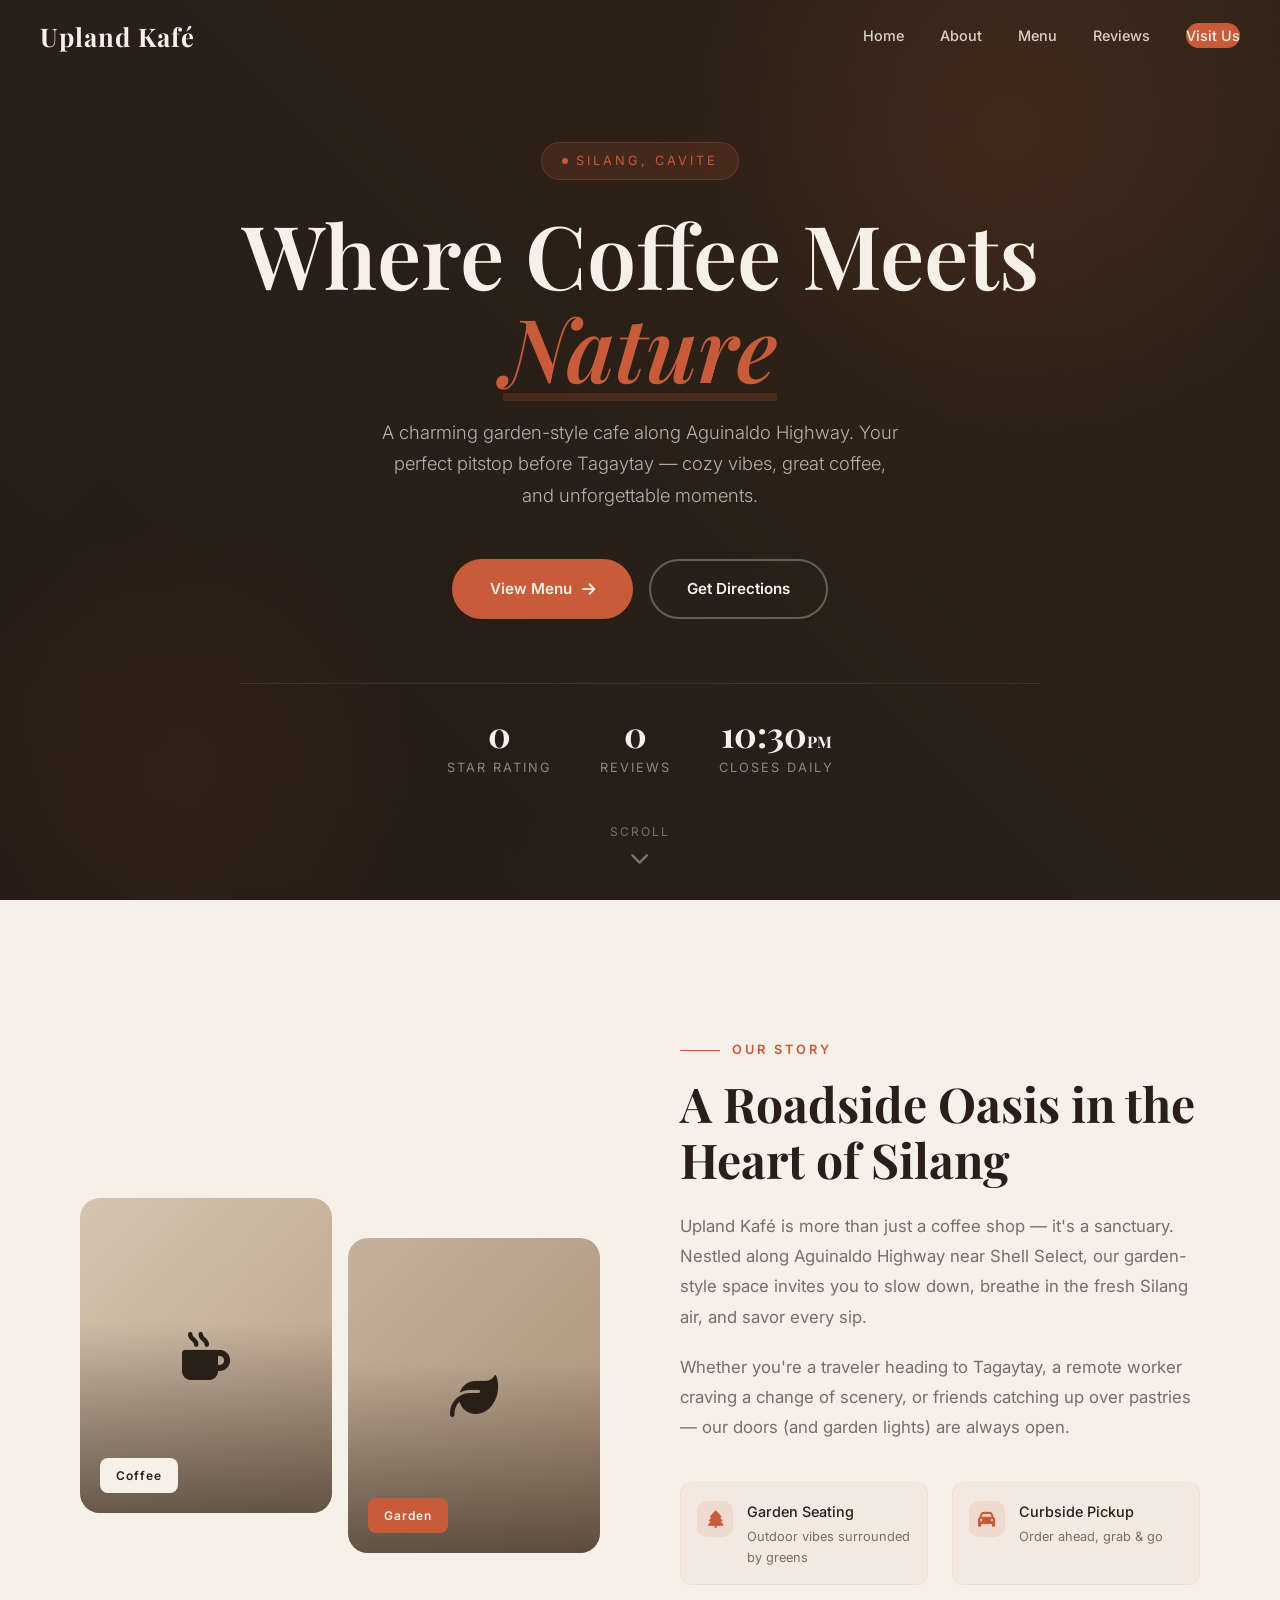
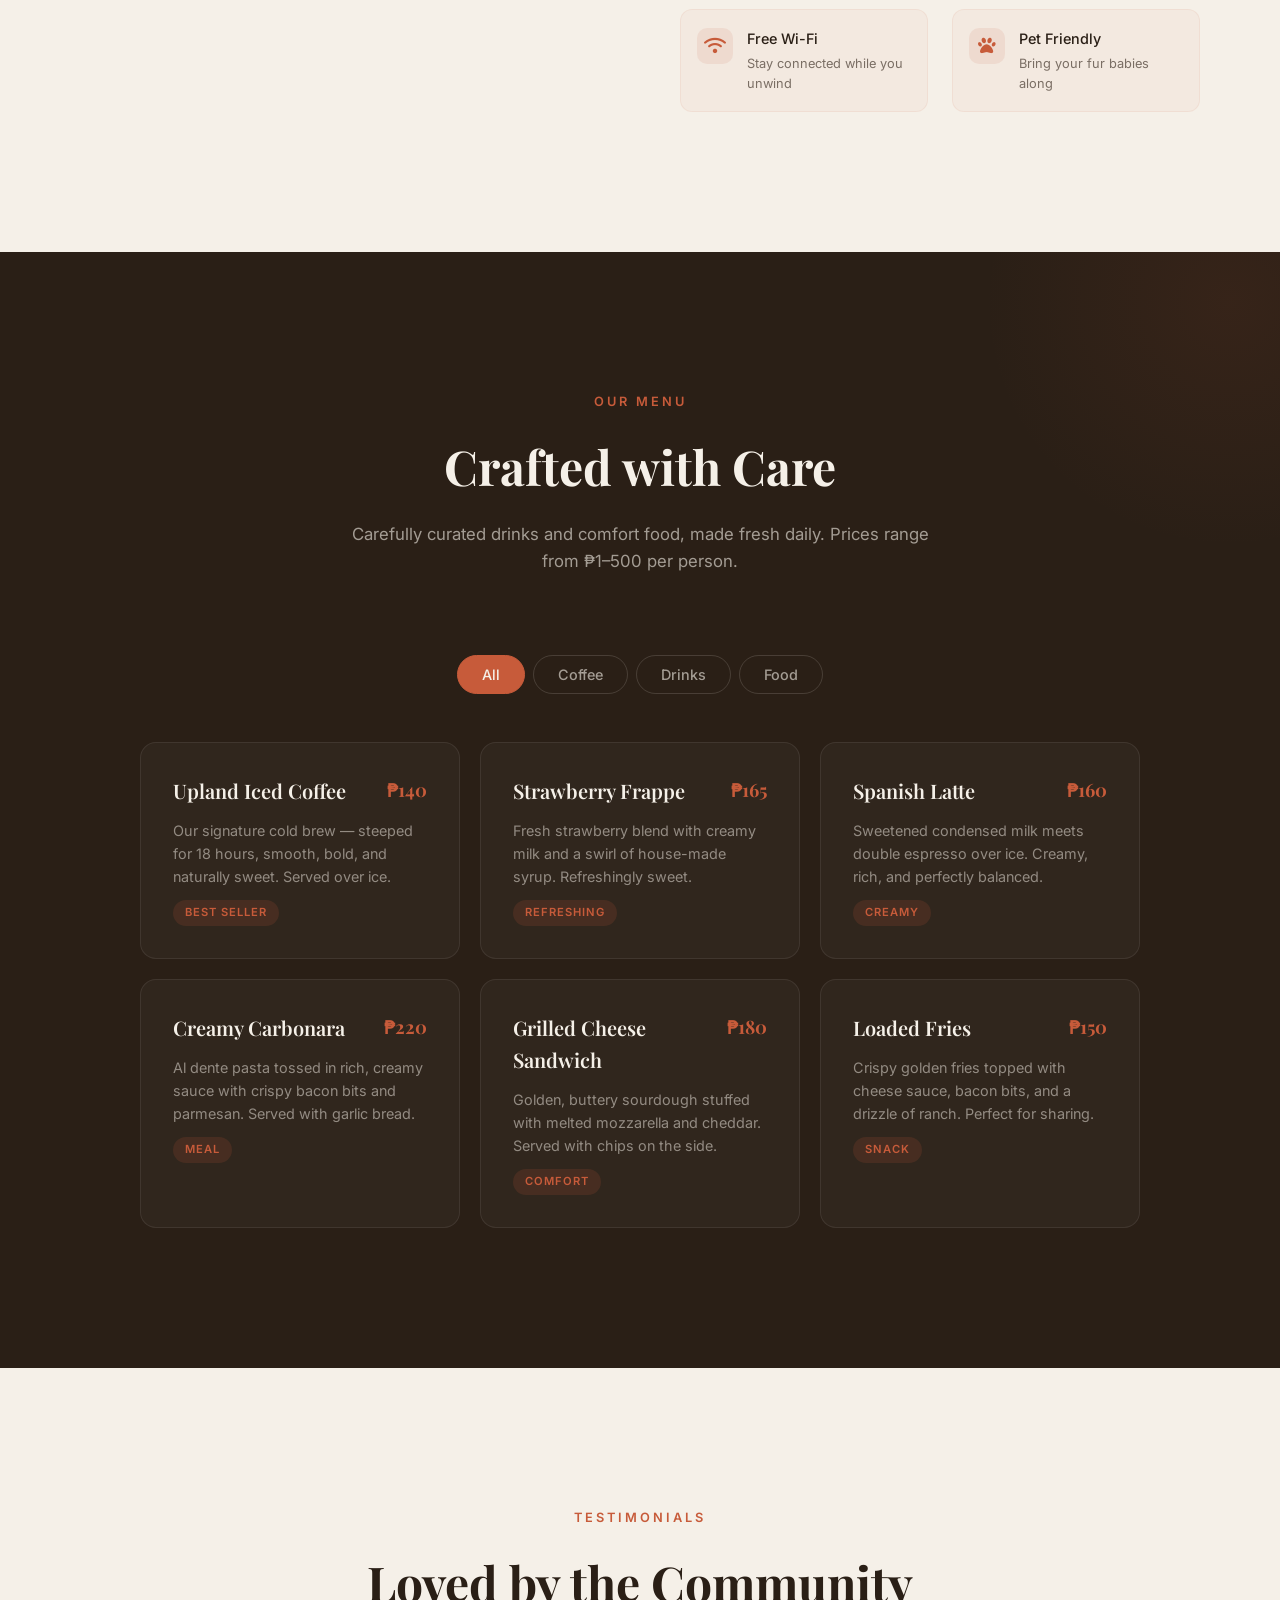
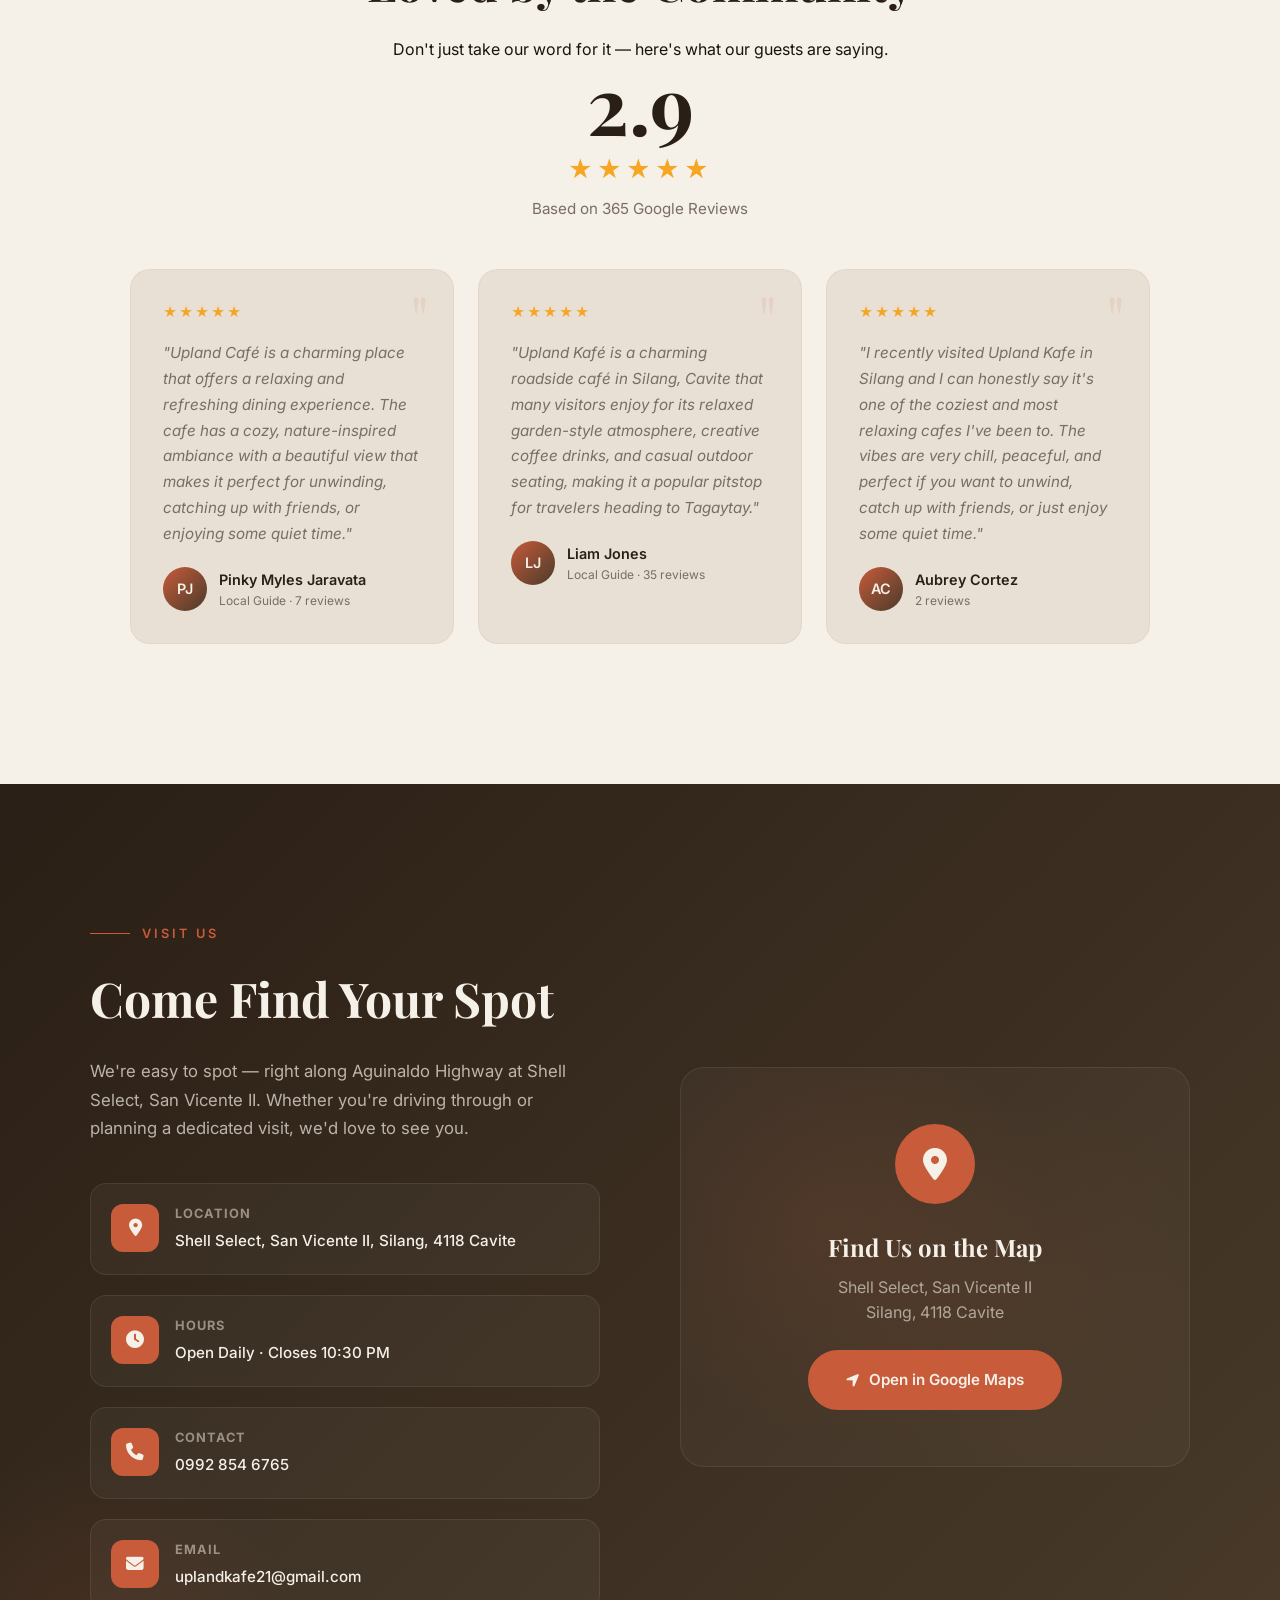
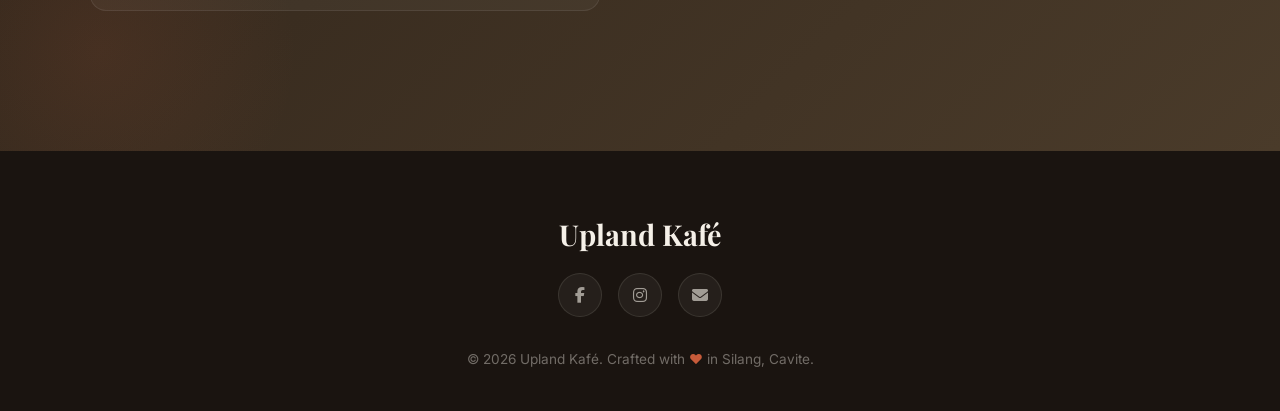
<file: silang-brew/index.html>
<!DOCTYPE html>
<html lang="en">
<head>
    <meta charset="UTF-8">
    <meta name="viewport" content="width=device-width, initial-scale=1.0">
    <title>Upland Kafé | Garden Cafe — Silang, Cavite</title>
    <meta name="description" content="Upland Kafé — A charming garden-style cafe in Silang, Cavite. Perfect pitstop to Tagaytay. Open daily until 10:30 PM.">
    <link rel="preconnect" href="https://fonts.googleapis.com">
    <link rel="preconnect" href="https://fonts.gstatic.com" crossorigin>
    <link href="https://fonts.googleapis.com/css2?family=Playfair+Display:ital,wght@0,400;0,600;0,700;1,400&family=Inter:wght@300;400;500;600&display=swap" rel="stylesheet">
    <link rel="stylesheet" href="https://cdnjs.cloudflare.com/ajax/libs/font-awesome/6.5.1/css/all.min.css">
    <style>
        :root {
            --cream: #f5f0e8;
            --cream-dark: #e8e0d4;
            --coffee: #2a1f16;
            --coffee-light: #4a3b2a;
            --accent: #c75b3a;
            --accent-glow: rgba(199, 91, 58, 0.15);
            --text: #1a1410;
            --text-muted: #7a6e64;
            --glass: rgba(245, 240, 232, 0.85);
            --shadow: 0 25px 50px -12px rgba(0,0,0,0.15);
            --shadow-sm: 0 4px 6px -1px rgba(0,0,0,0.05);
        }

        * { margin: 0; padding: 0; box-sizing: border-box; }

        html {
            scroll-behavior: smooth;
            scroll-padding-top: 80px;
        }

        body {
            font-family: 'Inter', sans-serif;
            background: var(--cream);
            color: var(--text);
            line-height: 1.6;
            overflow-x: hidden;
            -webkit-font-smoothing: antialiased;
        }

        h1, h2, h3, h4 { font-family: 'Playfair Display', serif; }

        /* ===== PRELOADER ===== */
        #preloader {
            position: fixed;
            inset: 0;
            background: var(--coffee);
            z-index: 9999;
            display: flex;
            align-items: center;
            justify-content: center;
            flex-direction: column;
            gap: 24px;
            transition: opacity 0.8s ease, visibility 0.8s ease;
        }
        #preloader.hidden { opacity: 0; visibility: hidden; pointer-events: none; }
        .preloader-text {
            font-family: 'Playfair Display', serif;
            font-size: 2rem;
            color: var(--cream);
            letter-spacing: 4px;
            animation: preloaderPulse 1.5s ease-in-out infinite;
        }
        .preloader-bar {
            width: 120px;
            height: 2px;
            background: rgba(245,240,232,0.2);
            border-radius: 2px;
            overflow: hidden;
        }
        .preloader-bar::after {
            content: '';
            display: block;
            width: 0%;
            height: 100%;
            background: var(--accent);
            animation: preloaderFill 1.2s ease-out forwards;
        }
        @keyframes preloaderPulse {
            0%, 100% { opacity: 1; }
            50% { opacity: 0.5; }
        }
        @keyframes preloaderFill {
            to { width: 100%; }
        }

        /* ===== CUSTOM SCROLLBAR ===== */
        ::-webkit-scrollbar { width: 8px; }
        ::-webkit-scrollbar-track { background: var(--cream-dark); }
        ::-webkit-scrollbar-thumb { background: var(--coffee-light); border-radius: 4px; }
        ::-webkit-scrollbar-thumb:hover { background: var(--coffee); }

        /* ===== NAVIGATION ===== */
        nav {
            position: fixed;
            top: 0; left: 0; right: 0;
            z-index: 100;
            padding: 0 40px;
            height: 72px;
            display: flex;
            justify-content: space-between;
            align-items: center;
            transition: all 0.4s cubic-bezier(0.4, 0, 0.2, 1);
        }
        nav.scrolled {
            background: var(--glass);
            backdrop-filter: blur(20px) saturate(180%);
            -webkit-backdrop-filter: blur(20px) saturate(180%);
            box-shadow: var(--shadow-sm);
            height: 64px;
        }
        .logo {
            font-family: 'Playfair Display', serif;
            font-size: 1.6rem;
            font-weight: 700;
            color: var(--cream);
            text-decoration: none;
            letter-spacing: 1px;
            transition: color 0.3s;
        }
        nav.scrolled .logo { color: var(--coffee); }
        .nav-links {
            display: flex;
            gap: 36px;
            list-style: none;
            align-items: center;
        }
        .nav-links a {
            text-decoration: none;
            color: rgba(245,240,232,0.85);
            font-size: 0.9rem;
            font-weight: 500;
            transition: all 0.3s;
            position: relative;
            padding: 4px 0;
        }
        nav.scrolled .nav-links a { color: var(--text); }
        .nav-links a::after {
            content: '';
            position: absolute;
            bottom: 0; left: 50%;
            width: 0; height: 2px;
            background: var(--accent);
            transition: all 0.3s cubic-bezier(0.4, 0, 0.2, 1);
            transform: translateX(-50%);
        }
        .nav-links a:hover::after { width: 100%; }
        .nav-links a:hover { color: var(--accent); }
        nav.scrolled .nav-links a:hover { color: var(--accent); }

        .nav-cta {
            padding: 10px 24px;
            background: var(--accent);
            color: var(--cream) !important;
            border-radius: 50px;
            font-weight: 600;
            font-size: 0.85rem;
            transition: all 0.3s;
        }
        .nav-cta::after { display: none !important; }
        .nav-cta:hover {
            background: var(--coffee);
            transform: translateY(-2px);
            box-shadow: 0 8px 20px rgba(199,91,58,0.3);
        }

        .hamburger {
            display: none;
            flex-direction: column;
            gap: 5px;
            cursor: pointer;
            z-index: 101;
            padding: 8px;
        }
        .hamburger span {
            display: block;
            width: 24px;
            height: 2px;
            background: var(--cream);
            transition: all 0.3s;
            border-radius: 2px;
        }
        nav.scrolled .hamburger span { background: var(--coffee); }
        .hamburger.active span:nth-child(1) { transform: rotate(45deg) translate(5px, 5px); }
        .hamburger.active span:nth-child(2) { opacity: 0; }
        .hamburger.active span:nth-child(3) { transform: rotate(-45deg) translate(5px, -5px); }

        /* ===== HERO ===== */
        .hero {
            min-height: 100vh;
            display: flex;
            align-items: center;
            justify-content: center;
            text-align: center;
            padding: 120px 20px 100px;
            background: 
                linear-gradient(135deg, rgba(42,31,22,0.85) 0%, rgba(42,31,22,0.6) 50%, rgba(42,31,22,0.85) 100%),
                linear-gradient(45deg, #1a1410 0%, #2a1f16 50%, #3d2b1f 100%);
            position: relative;
            overflow: hidden;
        }
        .hero::before {
            content: '';
            position: absolute;
            top: -30%; right: -10%;
            width: 800px; height: 800px;
            background: radial-gradient(circle, rgba(199,91,58,0.12) 0%, transparent 60%);
            border-radius: 50%;
            animation: heroGlow 8s ease-in-out infinite alternate;
        }
        .hero::after {
            content: '';
            position: absolute;
            bottom: -20%; left: -10%;
            width: 600px; height: 600px;
            background: radial-gradient(circle, rgba(199,91,58,0.08) 0%, transparent 60%);
            border-radius: 50%;
            animation: heroGlow 10s ease-in-out infinite alternate-reverse;
        }
        @keyframes heroGlow {
            from { transform: scale(1) translate(0, 0); }
            to { transform: scale(1.1) translate(-30px, 20px); }
        }

        .hero-content {
            position: relative;
            z-index: 1;
            max-width: 800px;
            opacity: 0;
            transform: translateY(40px);
            animation: heroReveal 1.2s cubic-bezier(0.4, 0, 0.2, 1) 0.5s forwards;
        }
        @keyframes heroReveal {
            to { opacity: 1; transform: translateY(0); }
        }

        .hero-badge {
            display: inline-flex;
            align-items: center;
            gap: 8px;
            padding: 8px 20px;
            background: rgba(199,91,58,0.15);
            border: 1px solid rgba(199,91,58,0.3);
            border-radius: 50px;
            font-size: 0.8rem;
            text-transform: uppercase;
            letter-spacing: 3px;
            color: var(--accent);
            margin-bottom: 28px;
            backdrop-filter: blur(10px);
        }
        .hero-badge .dot {
            width: 6px; height: 6px;
            background: var(--accent);
            border-radius: 50%;
            animation: pulse 2s infinite;
        }
        @keyframes pulse {
            0%, 100% { opacity: 1; transform: scale(1); }
            50% { opacity: 0.5; transform: scale(0.8); }
        }

        .hero h1 {
            font-size: clamp(2.8rem, 7vw, 5.5rem);
            line-height: 1.05;
            margin-bottom: 24px;
            color: var(--cream);
            font-weight: 600;
        }
        .hero h1 em {
            font-style: italic;
            color: var(--accent);
            position: relative;
        }
        .hero h1 em::after {
            content: '';
            position: absolute;
            bottom: 4px; left: 0; right: 0;
            height: 8px;
            background: rgba(199,91,58,0.2);
            z-index: -1;
            border-radius: 2px;
        }
        .hero p {
            font-size: 1.15rem;
            color: rgba(245,240,232,0.7);
            margin-bottom: 48px;
            max-width: 520px;
            margin-left: auto;
            margin-right: auto;
            font-weight: 300;
            line-height: 1.7;
        }

        .hero-buttons {
            display: flex;
            gap: 16px;
            justify-content: center;
            flex-wrap: wrap;
        }
        .btn {
            display: inline-flex;
            align-items: center;
            gap: 10px;
            padding: 16px 36px;
            background: var(--accent);
            color: var(--cream);
            text-decoration: none;
            border-radius: 50px;
            font-weight: 600;
            font-size: 0.95rem;
            transition: all 0.4s cubic-bezier(0.4, 0, 0.2, 1);
            border: 2px solid var(--accent);
            position: relative;
            overflow: hidden;
        }
        .btn::before {
            content: '';
            position: absolute;
            inset: 0;
            background: linear-gradient(90deg, transparent, rgba(255,255,255,0.2), transparent);
            transform: translateX(-100%);
            transition: transform 0.6s;
        }
        .btn:hover::before { transform: translateX(100%); }
        .btn:hover {
            background: transparent;
            color: var(--cream);
            transform: translateY(-3px);
            box-shadow: 0 20px 40px rgba(199,91,58,0.3);
        }
        .btn-outline {
            background: transparent;
            color: var(--cream);
            border-color: rgba(245,240,232,0.3);
        }
        .btn-outline:hover {
            background: var(--cream);
            color: var(--coffee);
            border-color: var(--cream);
            box-shadow: 0 20px 40px rgba(0,0,0,0.2);
        }

        .hero-stats {
            display: flex;
            justify-content: center;
            gap: 48px;
            margin-top: 64px;
            padding-top: 32px;
            border-top: 1px solid rgba(245,240,232,0.1);
        }
        .hero-stat {
            text-align: center;
        }
        .hero-stat .number {
            font-family: 'Playfair Display', serif;
            font-size: 2.2rem;
            font-weight: 700;
            color: var(--cream);
            line-height: 1;
        }
        .hero-stat .label {
            font-size: 0.8rem;
            color: rgba(245,240,232,0.5);
            margin-top: 6px;
            text-transform: uppercase;
            letter-spacing: 2px;
        }

        /* Scroll indicator */
        .scroll-indicator {
            position: absolute;
            bottom: 32px;
            left: 50%;
            transform: translateX(-50%);
            display: flex;
            flex-direction: column;
            align-items: center;
            gap: 8px;
            color: rgba(245,240,232,0.4);
            font-size: 0.75rem;
            letter-spacing: 2px;
            text-transform: uppercase;
            animation: bounce 2s infinite;
        }
        .scroll-indicator i { font-size: 1.2rem; }
        @keyframes bounce {
            0%, 100% { transform: translateX(-50%) translateY(0); }
            50% { transform: translateX(-50%) translateY(8px); }
        }

        /* ===== SECTION REVEAL ===== */
        .reveal {
            opacity: 0;
            transform: translateY(60px);
            transition: all 0.8s cubic-bezier(0.4, 0, 0.2, 1);
        }
        .reveal.visible {
            opacity: 1;
            transform: translateY(0);
        }
        .reveal-delay-1 { transition-delay: 0.1s; }
        .reveal-delay-2 { transition-delay: 0.2s; }
        .reveal-delay-3 { transition-delay: 0.3s; }

        /* ===== ABOUT ===== */
        .about {
            padding: 140px 40px;
            max-width: 1200px;
            margin: 0 auto;
            display: grid;
            grid-template-columns: 1fr 1fr;
            gap: 80px;
            align-items: center;
        }
        .about-images {
            position: relative;
            display: grid;
            grid-template-columns: 1fr 1fr;
            gap: 16px;
        }
        .about-img {
            border-radius: 20px;
            overflow: hidden;
            position: relative;
            aspect-ratio: 4/5;
        }
        .about-img:nth-child(2) { margin-top: 40px; }
        .about-img-bg {
            position: absolute;
            inset: 0;
            background: linear-gradient(135deg, #d4c4b0, #b8a08a);
            display: flex;
            align-items: center;
            justify-content: center;
            font-size: 3rem;
            color: var(--coffee);
            transition: transform 0.6s cubic-bezier(0.4, 0, 0.2, 1);
        }
        .about-img:hover .about-img-bg { transform: scale(1.08); }
        .about-img-overlay {
            position: absolute;
            inset: 0;
            background: linear-gradient(to top, rgba(42,31,22,0.6), transparent 60%);
        }
        .about-img-tag {
            position: absolute;
            bottom: 20px; left: 20px;
            background: var(--cream);
            color: var(--coffee);
            padding: 8px 16px;
            border-radius: 8px;
            font-size: 0.75rem;
            font-weight: 600;
            letter-spacing: 1px;
        }
        .about-img-tag.accent {
            background: var(--accent);
            color: var(--cream);
        }
        .about-text .section-label {
            font-size: 0.8rem;
            text-transform: uppercase;
            letter-spacing: 3px;
            color: var(--accent);
            font-weight: 600;
            margin-bottom: 16px;
            display: flex;
            align-items: center;
            gap: 12px;
        }
        .about-text .section-label::before {
            content: '';
            width: 40px;
            height: 1px;
            background: var(--accent);
        }
        .about-text h2 {
            font-size: clamp(2rem, 4vw, 3rem);
            margin-bottom: 24px;
            color: var(--coffee);
            line-height: 1.15;
        }
        .about-text p {
            color: var(--text-muted);
            margin-bottom: 20px;
            font-size: 1.05rem;
            line-height: 1.8;
        }
        .features {
            display: grid;
            grid-template-columns: 1fr 1fr;
            gap: 24px;
            margin-top: 40px;
        }
        .feature {
            display: flex;
            align-items: flex-start;
            gap: 14px;
            padding: 16px;
            background: rgba(199,91,58,0.04);
            border-radius: 12px;
            border: 1px solid rgba(199,91,58,0.08);
            transition: all 0.3s;
        }
        .feature:hover {
            background: rgba(199,91,58,0.08);
            transform: translateY(-2px);
            box-shadow: var(--shadow-sm);
        }
        .feature i {
            color: var(--accent);
            font-size: 1.1rem;
            margin-top: 2px;
            width: 36px;
            height: 36px;
            background: rgba(199,91,58,0.1);
            border-radius: 10px;
            display: flex;
            align-items: center;
            justify-content: center;
            flex-shrink: 0;
        }
        .feature span {
            font-size: 0.9rem;
            font-weight: 500;
            color: var(--coffee);
        }
        .feature small {
            display: block;
            font-size: 0.8rem;
            color: var(--text-muted);
            margin-top: 2px;
            font-weight: 400;
        }

        /* ===== MENU ===== */
        .menu {
            padding: 140px 40px;
            background: var(--coffee);
            color: var(--cream);
            position: relative;
            overflow: hidden;
        }
        .menu::before {
            content: '';
            position: absolute;
            top: -200px; right: -200px;
            width: 500px; height: 500px;
            background: radial-gradient(circle, rgba(199,91,58,0.08) 0%, transparent 70%);
            border-radius: 50%;
        }
        .menu-header {
            text-align: center;
            max-width: 600px;
            margin: 0 auto 80px;
        }
        .menu-header .section-label {
            font-size: 0.8rem;
            text-transform: uppercase;
            letter-spacing: 3px;
            color: var(--accent);
            font-weight: 600;
            margin-bottom: 16px;
        }
        .menu-header h2 {
            font-size: clamp(2rem, 4vw, 3rem);
            margin-bottom: 16px;
        }
        .menu-header p { color: rgba(245,240,232,0.6); font-size: 1.05rem; }

        .menu-tabs {
            display: flex;
            justify-content: center;
            gap: 8px;
            margin-bottom: 48px;
            flex-wrap: wrap;
        }
        .menu-tab {
            padding: 10px 24px;
            background: transparent;
            border: 1px solid rgba(245,240,232,0.15);
            color: rgba(245,240,232,0.6);
            border-radius: 50px;
            cursor: pointer;
            font-family: 'Inter', sans-serif;
            font-size: 0.9rem;
            font-weight: 500;
            transition: all 0.3s;
        }
        .menu-tab:hover, .menu-tab.active {
            background: var(--accent);
            border-color: var(--accent);
            color: var(--cream);
        }

        .menu-grid {
            max-width: 1000px;
            margin: 0 auto;
            display: grid;
            grid-template-columns: repeat(auto-fit, minmax(300px, 1fr));
            gap: 20px;
        }
        .menu-item {
            background: rgba(255,255,255,0.03);
            border: 1px solid rgba(255,255,255,0.08);
            border-radius: 16px;
            padding: 32px;
            transition: all 0.4s cubic-bezier(0.4, 0, 0.2, 1);
            position: relative;
            overflow: hidden;
        }
        .menu-item::before {
            content: '';
            position: absolute;
            top: 0; left: 0;
            width: 3px; height: 0;
            background: var(--accent);
            transition: height 0.4s cubic-bezier(0.4, 0, 0.2, 1);
        }
        .menu-item:hover {
            transform: translateY(-6px);
            background: rgba(255,255,255,0.06);
            box-shadow: 0 20px 40px rgba(0,0,0,0.3);
            border-color: rgba(255,255,255,0.12);
        }
        .menu-item:hover::before { height: 100%; }
        .menu-item-header {
            display: flex;
            justify-content: space-between;
            align-items: flex-start;
            margin-bottom: 12px;
            gap: 12px;
        }
        .menu-item h3 {
            font-size: 1.25rem;
            font-weight: 600;
        }
        .price {
            color: var(--accent);
            font-weight: 700;
            font-size: 1.15rem;
            font-family: 'Playfair Display', serif;
            flex-shrink: 0;
        }
        .menu-item p {
            color: rgba(245,240,232,0.5);
            font-size: 0.9rem;
            line-height: 1.6;
        }
        .menu-item .tag {
            display: inline-block;
            margin-top: 12px;
            padding: 4px 12px;
            background: rgba(199,91,58,0.15);
            color: var(--accent);
            border-radius: 20px;
            font-size: 0.7rem;
            font-weight: 600;
            text-transform: uppercase;
            letter-spacing: 1px;
        }

        /* ===== REVIEWS ===== */
        .reviews {
            padding: 140px 40px;
            max-width: 1100px;
            margin: 0 auto;
            text-align: center;
        }
        .reviews .section-label {
            font-size: 0.8rem;
            text-transform: uppercase;
            letter-spacing: 3px;
            color: var(--accent);
            font-weight: 600;
            margin-bottom: 16px;
        }
        .reviews h2 {
            font-size: clamp(2rem, 4vw, 3rem);
            margin-bottom: 16px;
            color: var(--coffee);
        }
        .reviews > p {
            color: var(--text-muted);
            margin-bottom: 60px;
            font-size: 1.05rem;
        }
        .rating-big {
            font-family: 'Playfair Display', serif;
            font-size: 5rem;
            font-weight: 700;
            color: var(--coffee);
            line-height: 1;
            margin-bottom: 8px;
        }
        .stars {
            color: #f5a623;
            font-size: 1.5rem;
            margin-bottom: 8px;
            letter-spacing: 4px;
        }
        .review-count {
            color: var(--text-muted);
            font-size: 0.95rem;
            margin-bottom: 48px;
        }

        .review-cards {
            display: grid;
            grid-template-columns: repeat(auto-fit, minmax(300px, 1fr));
            gap: 24px;
            text-align: left;
        }
        .review-card {
            background: var(--cream-dark);
            border-radius: 20px;
            padding: 32px;
            border: 1px solid rgba(199,91,58,0.08);
            transition: all 0.4s;
            position: relative;
        }
        .review-card::before {
            content: '"';
            position: absolute;
            top: 16px; right: 24px;
            font-family: 'Playfair Display', serif;
            font-size: 4rem;
            color: rgba(199,91,58,0.1);
            line-height: 1;
        }
        .review-card:hover {
            transform: translateY(-4px);
            box-shadow: var(--shadow);
        }
        .review-card .stars-small {
            color: #f5a623;
            font-size: 0.85rem;
            margin-bottom: 16px;
            letter-spacing: 2px;
        }
        .review-card p {
            color: var(--text-muted);
            font-size: 0.95rem;
            line-height: 1.7;
            margin-bottom: 20px;
            font-style: italic;
        }
        .reviewer {
            display: flex;
            align-items: center;
            gap: 12px;
        }
        .reviewer-avatar {
            width: 44px; height: 44px;
            border-radius: 50%;
            background: linear-gradient(135deg, var(--accent), var(--coffee-light));
            display: flex;
            align-items: center;
            justify-content: center;
            color: var(--cream);
            font-weight: 600;
            font-size: 0.9rem;
            flex-shrink: 0;
        }
        .reviewer-name {
            font-weight: 600;
            color: var(--coffee);
            font-size: 0.9rem;
        }
        .reviewer-badge {
            font-size: 0.75rem;
            color: var(--text-muted);
        }

        /* ===== VISIT / CONTACT ===== */
        .visit {
            padding: 140px 40px;
            background: linear-gradient(135deg, var(--coffee) 0%, var(--coffee-light) 100%);
            color: var(--cream);
            position: relative;
            overflow: hidden;
        }
        .visit::before {
            content: '';
            position: absolute;
            bottom: -100px; left: -100px;
            width: 400px; height: 400px;
            background: radial-gradient(circle, rgba(199,91,58,0.1) 0%, transparent 70%);
            border-radius: 50%;
        }
        .visit-container {
            max-width: 1100px;
            margin: 0 auto;
            display: grid;
            grid-template-columns: 1fr 1fr;
            gap: 80px;
            align-items: center;
            position: relative;
            z-index: 1;
        }
        .visit-info .section-label {
            font-size: 0.8rem;
            text-transform: uppercase;
            letter-spacing: 3px;
            color: var(--accent);
            font-weight: 600;
            margin-bottom: 16px;
            display: flex;
            align-items: center;
            gap: 12px;
        }
        .visit-info .section-label::before {
            content: '';
            width: 40px;
            height: 1px;
            background: var(--accent);
        }
        .visit-info h2 {
            font-size: clamp(2rem, 4vw, 3rem);
            margin-bottom: 20px;
        }
        .visit-info > p {
            color: rgba(245,240,232,0.7);
            margin-bottom: 40px;
            font-size: 1.05rem;
            line-height: 1.7;
        }

        .contact-grid {
            display: grid;
            gap: 20px;
        }
        .contact-item {
            display: flex;
            align-items: flex-start;
            gap: 16px;
            padding: 20px;
            background: rgba(255,255,255,0.04);
            border: 1px solid rgba(255,255,255,0.08);
            border-radius: 16px;
            transition: all 0.3s;
        }
        .contact-item:hover {
            background: rgba(255,255,255,0.08);
            transform: translateX(4px);
        }
        .contact-item i {
            width: 48px; height: 48px;
            background: var(--accent);
            color: var(--cream);
            border-radius: 12px;
            display: flex;
            align-items: center;
            justify-content: center;
            font-size: 1.1rem;
            flex-shrink: 0;
            transition: all 0.3s;
        }
        .contact-item:hover i {
            transform: scale(1.1) rotate(-5deg);
        }
        .contact-item div { text-align: left; }
        .contact-item strong {
            display: block;
            font-size: 0.8rem;
            color: rgba(245,240,232,0.5);
            text-transform: uppercase;
            letter-spacing: 1px;
            margin-bottom: 4px;
        }
        .contact-item span, .contact-item a {
            font-weight: 500;
            color: var(--cream);
            text-decoration: none;
            font-size: 0.95rem;
            transition: color 0.3s;
        }
        .contact-item a:hover { color: var(--accent); }

        .visit-map {
            background: rgba(255,255,255,0.03);
            border: 1px solid rgba(255,255,255,0.08);
            border-radius: 24px;
            padding: 40px;
            display: flex;
            flex-direction: column;
            align-items: center;
            justify-content: center;
            text-align: center;
            min-height: 400px;
            position: relative;
            overflow: hidden;
        }
        .visit-map::before {
            content: '';
            position: absolute;
            inset: 0;
            background: 
                radial-gradient(circle at 30% 40%, rgba(199,91,58,0.1) 0%, transparent 50%),
                radial-gradient(circle at 70% 60%, rgba(199,91,58,0.05) 0%, transparent 50%);
        }
        .map-pin {
            width: 80px; height: 80px;
            background: var(--accent);
            border-radius: 50%;
            display: flex;
            align-items: center;
            justify-content: center;
            font-size: 2rem;
            color: var(--cream);
            margin-bottom: 24px;
            position: relative;
            z-index: 1;
            animation: mapPulse 2s infinite;
        }
        @keyframes mapPulse {
            0%, 100% { box-shadow: 0 0 0 0 rgba(199,91,58,0.4); }
            50% { box-shadow: 0 0 0 20px rgba(199,91,58,0); }
        }
        .visit-map h3 {
            font-size: 1.5rem;
            margin-bottom: 8px;
            position: relative;
            z-index: 1;
        }
        .visit-map p {
            color: rgba(245,240,232,0.6);
            margin-bottom: 24px;
            position: relative;
            z-index: 1;
        }
        .visit-map .btn {
            position: relative;
            z-index: 1;
        }

        /* ===== FOOTER ===== */
        footer {
            background: #1a1410;
            color: rgba(245,240,232,0.4);
            text-align: center;
            padding: 60px 40px 40px;
        }
        .footer-content {
            max-width: 800px;
            margin: 0 auto;
        }
        .footer-logo {
            font-family: 'Playfair Display', serif;
            font-size: 1.8rem;
            font-weight: 700;
            color: var(--cream);
            margin-bottom: 16px;
        }
        .footer-social {
            display: flex;
            justify-content: center;
            gap: 16px;
            margin-bottom: 32px;
        }
        .footer-social a {
            width: 44px; height: 44px;
            border-radius: 50%;
            background: rgba(245,240,232,0.05);
            border: 1px solid rgba(245,240,232,0.1);
            display: flex;
            align-items: center;
            justify-content: center;
            color: rgba(245,240,232,0.6);
            text-decoration: none;
            transition: all 0.3s;
            font-size: 1rem;
        }
        .footer-social a:hover {
            background: var(--accent);
            border-color: var(--accent);
            color: var(--cream);
            transform: translateY(-3px);
        }
        footer p { font-size: 0.85rem; }
        footer .heart { color: var(--accent); }

        /* ===== MOBILE MENU ===== */
        .mobile-menu {
            position: fixed;
            top: 0; right: -100%;
            width: 100%; height: 100vh;
            background: var(--coffee);
            z-index: 99;
            display: flex;
            flex-direction: column;
            align-items: center;
            justify-content: center;
            gap: 32px;
            transition: right 0.4s cubic-bezier(0.4, 0, 0.2, 1);
        }
        .mobile-menu.open { right: 0; }
        .mobile-menu a {
            font-family: 'Playfair Display', serif;
            font-size: 2rem;
            color: var(--cream);
            text-decoration: none;
            transition: color 0.3s;
        }
        .mobile-menu a:hover { color: var(--accent); }

        /* ===== RESPONSIVE ===== */
        @media (max-width: 768px) {
            .nav-links { display: none; }
            .hamburger { display: flex; }
            nav { padding: 0 24px; }
            .hero h1 { font-size: 2.5rem; }
            .hero-stats { gap: 24px; }
            .hero-stat .number { font-size: 1.6rem; }
            .about { grid-template-columns: 1fr; gap: 48px; padding: 80px 24px; }
            .about-images { order: -1; }
            .features { grid-template-columns: 1fr; }
            .menu { padding: 80px 24px; }
            .menu-grid { grid-template-columns: 1fr; }
            .reviews { padding: 80px 24px; }
            .rating-big { font-size: 3.5rem; }
            .visit-container { grid-template-columns: 1fr; gap: 48px; padding: 80px 24px; }
            .visit-map { min-height: 300px; }
            .btn-outline { margin-left: 0; margin-top: 12px; }
            .hero-buttons { flex-direction: column; align-items: center; }
        }

        /* ===== UTILITY ===== */
        .text-center { text-align: center; }
    </style>
<base target="_blank">
</head>
<body>

    <!-- Preloader -->
    <div id="preloader">
        <div class="preloader-text">Upland Kafé</div>
        <div class="preloader-bar"></div>
    </div>

    <!-- Mobile Menu -->
    <div class="mobile-menu" id="mobileMenu">
        <a href="#home" onclick="closeMenu()">Home</a>
        <a href="#about" onclick="closeMenu()">About</a>
        <a href="#menu" onclick="closeMenu()">Menu</a>
        <a href="#reviews" onclick="closeMenu()">Reviews</a>
        <a href="#visit" onclick="closeMenu()">Visit Us</a>
    </div>

    <!-- Navigation -->
    <nav id="navbar">
        <a href="#home" class="logo">Upland Kafé</a>
        <ul class="nav-links">
            <li><a href="#home">Home</a></li>
            <li><a href="#about">About</a></li>
            <li><a href="#menu">Menu</a></li>
            <li><a href="#reviews">Reviews</a></li>
            <li><a href="#visit" class="nav-cta">Visit Us</a></li>
        </ul>
        <div class="hamburger" id="hamburger" onclick="toggleMenu()">
            <span></span>
            <span></span>
            <span></span>
        </div>
    </nav>

    <!-- Hero -->
    <section class="hero" id="home">
        <div class="hero-content">
            <div class="hero-badge">
                <span class="dot"></span>
                Silang, Cavite
            </div>
            <h1>Where Coffee Meets <em>Nature</em></h1>
            <p>A charming garden-style cafe along Aguinaldo Highway. Your perfect pitstop before Tagaytay — cozy vibes, great coffee, and unforgettable moments.</p>
            <div class="hero-buttons">
                <a href="#menu" class="btn">View Menu <i class="fas fa-arrow-right"></i></a>
                <a href="#visit" class="btn btn-outline">Get Directions</a>
            </div>
            <div class="hero-stats">
                <div class="hero-stat">
                    <div class="number" data-count="4.6">0</div>
                    <div class="label">Star Rating</div>
                </div>
                <div class="hero-stat">
                    <div class="number" data-count="365">0</div>
                    <div class="label">Reviews</div>
                </div>
                <div class="hero-stat">
                    <div class="number">10:30<span style="font-size:1rem">PM</span></div>
                    <div class="label">Closes Daily</div>
                </div>
            </div>
        </div>
        <div class="scroll-indicator">
            <span>Scroll</span>
            <i class="fas fa-chevron-down"></i>
        </div>
    </section>

    <!-- About -->
    <section class="about" id="about">
        <div class="about-images reveal">
            <div class="about-img">
                <div class="about-img-bg"><i class="fas fa-mug-hot"></i></div>
                <div class="about-img-overlay"></div>
                <span class="about-img-tag">Coffee</span>
            </div>
            <div class="about-img">
                <div class="about-img-bg" style="background: linear-gradient(135deg, #c4b09c, #a89078);"><i class="fas fa-leaf"></i></div>
                <div class="about-img-overlay"></div>
                <span class="about-img-tag accent">Garden</span>
            </div>
        </div>
        <div class="about-text reveal reveal-delay-1">
            <div class="section-label">Our Story</div>
            <h2>A Roadside Oasis in the Heart of Silang</h2>
            <p>Upland Kafé is more than just a coffee shop — it's a sanctuary. Nestled along Aguinaldo Highway near Shell Select, our garden-style space invites you to slow down, breathe in the fresh Silang air, and savor every sip.</p>
            <p>Whether you're a traveler heading to Tagaytay, a remote worker craving a change of scenery, or friends catching up over pastries — our doors (and garden lights) are always open.</p>
            <div class="features">
                <div class="feature">
                    <i class="fas fa-tree"></i>
                    <div>
                        <span>Garden Seating</span>
                        <small>Outdoor vibes surrounded by greens</small>
                    </div>
                </div>
                <div class="feature">
                    <i class="fas fa-car"></i>
                    <div>
                        <span>Curbside Pickup</span>
                        <small>Order ahead, grab & go</small>
                    </div>
                </div>
                <div class="feature">
                    <i class="fas fa-wifi"></i>
                    <div>
                        <span>Free Wi-Fi</span>
                        <small>Stay connected while you unwind</small>
                    </div>
                </div>
                <div class="feature">
                    <i class="fas fa-paw"></i>
                    <div>
                        <span>Pet Friendly</span>
                        <small>Bring your fur babies along</small>
                    </div>
                </div>
            </div>
        </div>
    </section>

    <!-- Menu -->
    <section class="menu" id="menu">
        <div class="menu-header reveal">
            <div class="section-label">Our Menu</div>
            <h2>Crafted with Care</h2>
            <p>Carefully curated drinks and comfort food, made fresh daily. Prices range from ₱1–500 per person.</p>
        </div>
        <div class="menu-tabs reveal">
            <button class="menu-tab active" onclick="filterMenu('all', this)">All</button>
            <button class="menu-tab" onclick="filterMenu('coffee', this)">Coffee</button>
            <button class="menu-tab" onclick="filterMenu('drinks', this)">Drinks</button>
            <button class="menu-tab" onclick="filterMenu('food', this)">Food</button>
        </div>
        <div class="menu-grid" id="menuGrid">
            <div class="menu-item reveal" data-category="coffee">
                <div class="menu-item-header">
                    <h3>Upland Iced Coffee</h3>
                    <span class="price">₱140</span>
                </div>
                <p>Our signature cold brew — steeped for 18 hours, smooth, bold, and naturally sweet. Served over ice.</p>
                <span class="tag">Best Seller</span>
            </div>
            <div class="menu-item reveal" data-category="drinks">
                <div class="menu-item-header">
                    <h3>Strawberry Frappe</h3>
                    <span class="price">₱165</span>
                </div>
                <p>Fresh strawberry blend with creamy milk and a swirl of house-made syrup. Refreshingly sweet.</p>
                <span class="tag">Refreshing</span>
            </div>
            <div class="menu-item reveal" data-category="coffee">
                <div class="menu-item-header">
                    <h3>Spanish Latte</h3>
                    <span class="price">₱160</span>
                </div>
                <p>Sweetened condensed milk meets double espresso over ice. Creamy, rich, and perfectly balanced.</p>
                <span class="tag">Creamy</span>
            </div>
            <div class="menu-item reveal" data-category="food">
                <div class="menu-item-header">
                    <h3>Creamy Carbonara</h3>
                    <span class="price">₱220</span>
                </div>
                <p>Al dente pasta tossed in rich, creamy sauce with crispy bacon bits and parmesan. Served with garlic bread.</p>
                <span class="tag">Meal</span>
            </div>
            <div class="menu-item reveal" data-category="food">
                <div class="menu-item-header">
                    <h3>Grilled Cheese Sandwich</h3>
                    <span class="price">₱180</span>
                </div>
                <p>Golden, buttery sourdough stuffed with melted mozzarella and cheddar. Served with chips on the side.</p>
                <span class="tag">Comfort</span>
            </div>
            <div class="menu-item reveal" data-category="food">
                <div class="menu-item-header">
                    <h3>Loaded Fries</h3>
                    <span class="price">₱150</span>
                </div>
                <p>Crispy golden fries topped with cheese sauce, bacon bits, and a drizzle of ranch. Perfect for sharing.</p>
                <span class="tag">Snack</span>
            </div>
        </div>
    </section>

    <!-- Reviews -->
    <section class="reviews" id="reviews">
        <div class="reveal">
            <div class="section-label">Testimonials</div>
            <h2>Loved by the Community</h2>
            <p>Don't just take our word for it — here's what our guests are saying.</p>
        </div>
        <div class="reveal reveal-delay-1">
            <div class="rating-big" data-count="4.6">0</div>
            <div class="stars">★★★★★</div>
            <div class="review-count">Based on 365 Google Reviews</div>
        </div>
        <div class="review-cards">
            <div class="review-card reveal reveal-delay-1">
                <div class="stars-small">★★★★★</div>
                <p>"Upland Café is a charming place that offers a relaxing and refreshing dining experience. The cafe has a cozy, nature-inspired ambiance with a beautiful view that makes it perfect for unwinding, catching up with friends, or enjoying some quiet time."</p>
                <div class="reviewer">
                    <div class="reviewer-avatar">PJ</div>
                    <div>
                        <div class="reviewer-name">Pinky Myles Jaravata</div>
                        <div class="reviewer-badge">Local Guide · 7 reviews</div>
                    </div>
                </div>
            </div>
            <div class="review-card reveal reveal-delay-2">
                <div class="stars-small">★★★★★</div>
                <p>"Upland Kafé is a charming roadside café in Silang, Cavite that many visitors enjoy for its relaxed garden-style atmosphere, creative coffee drinks, and casual outdoor seating, making it a popular pitstop for travelers heading to Tagaytay."</p>
                <div class="reviewer">
                    <div class="reviewer-avatar">LJ</div>
                    <div>
                        <div class="reviewer-name">Liam Jones</div>
                        <div class="reviewer-badge">Local Guide · 35 reviews</div>
                    </div>
                </div>
            </div>
            <div class="review-card reveal reveal-delay-3">
                <div class="stars-small">★★★★★</div>
                <p>"I recently visited Upland Kafe in Silang and I can honestly say it's one of the coziest and most relaxing cafes I've been to. The vibes are very chill, peaceful, and perfect if you want to unwind, catch up with friends, or just enjoy some quiet time."</p>
                <div class="reviewer">
                    <div class="reviewer-avatar">AC</div>
                    <div>
                        <div class="reviewer-name">Aubrey Cortez</div>
                        <div class="reviewer-badge">2 reviews</div>
                    </div>
                </div>
            </div>
        </div>
    </section>

    <!-- Visit -->
    <section class="visit" id="visit">
        <div class="visit-container">
            <div class="visit-info reveal">
                <div class="section-label">Visit Us</div>
                <h2>Come Find Your Spot</h2>
                <p>We're easy to spot — right along Aguinaldo Highway at Shell Select, San Vicente II. Whether you're driving through or planning a dedicated visit, we'd love to see you.</p>
                <div class="contact-grid">
                    <div class="contact-item">
                        <i class="fas fa-map-marker-alt"></i>
                        <div>
                            <strong>Location</strong>
                            <span>Shell Select, San Vicente II, Silang, 4118 Cavite</span>
                        </div>
                    </div>
                    <div class="contact-item">
                        <i class="fas fa-clock"></i>
                        <div>
                            <strong>Hours</strong>
                            <span>Open Daily · Closes 10:30 PM</span>
                        </div>
                    </div>
                    <div class="contact-item">
                        <i class="fas fa-phone"></i>
                        <div>
                            <strong>Contact</strong>
                            <a href="tel:09928546765">0992 854 6765</a>
                        </div>
                    </div>
                    <div class="contact-item">
                        <i class="fas fa-envelope"></i>
                        <div>
                            <strong>Email</strong>
                            <a href="mailto:uplandkafe21@gmail.com">uplandkafe21@gmail.com</a>
                        </div>
                    </div>
                </div>
            </div>
            <div class="visit-map reveal reveal-delay-1">
                <div class="map-pin"><i class="fas fa-map-marker-alt"></i></div>
                <h3>Find Us on the Map</h3>
                <p>Shell Select, San Vicente II<br>Silang, 4118 Cavite</p>
                <a href="https://maps.google.com/?q=Upland+Kafe+Silang+Cavite" target="_blank" class="btn">
                    <i class="fas fa-location-arrow"></i> Open in Google Maps
                </a>
            </div>
        </div>
    </section>

    <!-- Footer -->
    <footer>
        <div class="footer-content">
            <div class="footer-logo">Upland Kafé</div>
            <div class="footer-social">
                <a href="https://facebook.com" target="_blank" aria-label="Facebook"><i class="fab fa-facebook-f"></i></a>
                <a href="https://instagram.com" target="_blank" aria-label="Instagram"><i class="fab fa-instagram"></i></a>
                <a href="mailto:uplandkafe21@gmail.com" aria-label="Email"><i class="fas fa-envelope"></i></a>
            </div>
            <p>© 2026 Upland Kafé. Crafted with <span class="heart">♥</span> in Silang, Cavite.</p>
        </div>
    </footer>

    <script>
        // Preloader
        window.addEventListener('load', () => {
            setTimeout(() => {
                document.getElementById('preloader').classList.add('hidden');
            }, 1500);
        });

        // Navbar scroll effect
        const nav = document.getElementById('navbar');
        window.addEventListener('scroll', () => {
            if (window.scrollY > 50) nav.classList.add('scrolled');
            else nav.classList.remove('scrolled');
        });

        // Mobile menu
        const hamburger = document.getElementById('hamburger');
        const mobileMenu = document.getElementById('mobileMenu');
        function toggleMenu() {
            hamburger.classList.toggle('active');
            mobileMenu.classList.toggle('open');
            document.body.style.overflow = mobileMenu.classList.contains('open') ? 'hidden' : '';
        }
        function closeMenu() {
            hamburger.classList.remove('active');
            mobileMenu.classList.remove('open');
            document.body.style.overflow = '';
        }

        // Smooth scroll
        document.querySelectorAll('a[href^="#"]').forEach(anchor => {
            anchor.addEventListener('click', function(e) {
                e.preventDefault();
                const target = document.querySelector(this.getAttribute('href'));
                if (target) target.scrollIntoView({ behavior: 'smooth' });
            });
        });

        // Intersection Observer for reveal animations
        const observerOptions = { threshold: 0.1, rootMargin: '0px 0px -50px 0px' };
        const revealObserver = new IntersectionObserver((entries) => {
            entries.forEach(entry => {
                if (entry.isIntersecting) {
                    entry.target.classList.add('visible');
                    // Trigger counter animation if it has data-count
                    const counters = entry.target.querySelectorAll('.number[data-count]');
                    counters.forEach(counter => animateCounter(counter));
                    // Also check if the element itself is a counter
                    if (entry.target.classList.contains('rating-big') && entry.target.dataset.count) {
                        animateCounter(entry.target);
                    }
                }
            });
        }, observerOptions);

        document.querySelectorAll('.reveal').forEach(el => revealObserver.observe(el));
        document.querySelectorAll('.rating-big[data-count]').forEach(el => revealObserver.observe(el));

        // Counter animation
        function animateCounter(el) {
            if (el.dataset.animated) return;
            el.dataset.animated = 'true';
            const target = parseFloat(el.dataset.count);
            const isDecimal = target % 1 !== 0;
            const duration = 2000;
            const start = performance.now();
            function update(now) {
                const progress = Math.min((now - start) / duration, 1);
                const ease = 1 - Math.pow(1 - progress, 3);
                const current = target * ease;
                if (isDecimal) {
                    el.textContent = current.toFixed(1);
                } else {
                    el.textContent = Math.floor(current);
                }
                if (progress < 1) requestAnimationFrame(update);
            }
            requestAnimationFrame(update);
        }

        // Menu filter
        function filterMenu(category, btn) {
            document.querySelectorAll('.menu-tab').forEach(t => t.classList.remove('active'));
            btn.classList.add('active');
            const items = document.querySelectorAll('.menu-item');
            items.forEach(item => {
                if (category === 'all' || item.dataset.category === category) {
                    item.style.display = 'block';
                    setTimeout(() => {
                        item.style.opacity = '1';
                        item.style.transform = 'translateY(0)';
                    }, 50);
                } else {
                    item.style.opacity = '0';
                    item.style.transform = 'translateY(20px)';
                    setTimeout(() => { item.style.display = 'none'; }, 300);
                }
            });
        }

        // Parallax effect for hero glow
        window.addEventListener('scroll', () => {
            const scrolled = window.scrollY;
            const hero = document.querySelector('.hero');
            if (hero && scrolled < window.innerHeight) {
                hero.style.backgroundPosition = `center ${scrolled * 0.3}px`;
            }
        });
    </script>
</body>
</html>
</file>
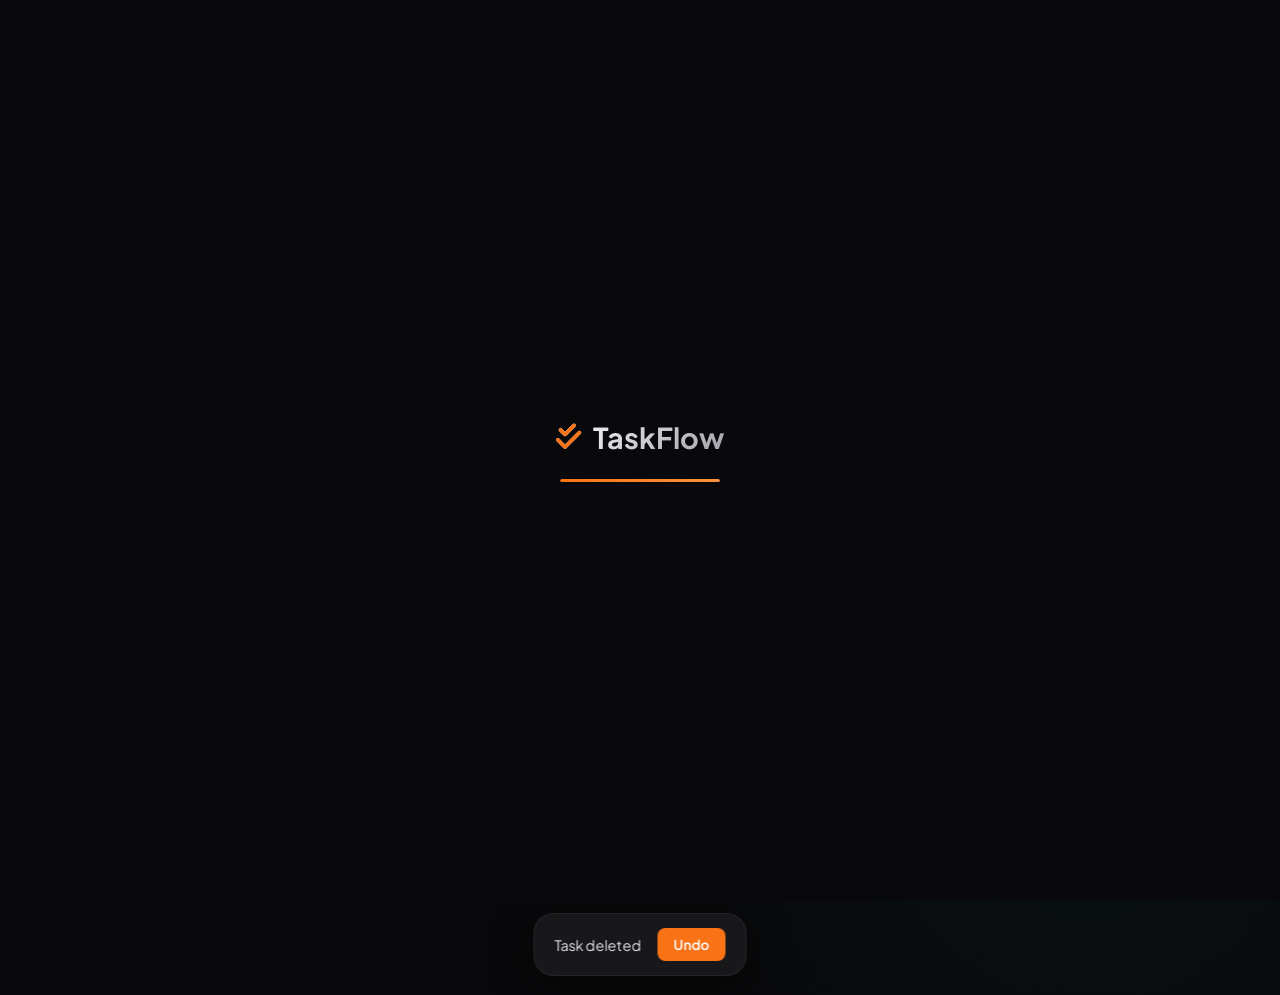
<file: taskflow/index.html>
<!DOCTYPE html>
<html lang="en">
<head>
    <meta charset="UTF-8">
    <meta name="viewport" content="width=device-width, initial-scale=1.0">
    <meta name="description" content="TaskFlow — A premium, beautifully animated smart task manager built for productivity.">
    <meta name="theme-color" content="#09090b">
    <meta property="og:title" content="TaskFlow | Premium Task Manager">
    <meta property="og:description" content="Stay organized. Get things done with buttery smooth animations and delightful micro-interactions.">
    <meta property="og:type" content="website">
    <title>TaskFlow | Premium Task Manager</title>
    <link rel="preconnect" href="https://fonts.googleapis.com">
    <link rel="preconnect" href="https://fonts.gstatic.com" crossorigin>
    <link href="https://fonts.googleapis.com/css2?family=Plus+Jakarta+Sans:wght@300;400;500;600;700&display=swap" rel="stylesheet">
    <link rel="stylesheet" href="https://cdnjs.cloudflare.com/ajax/libs/font-awesome/6.5.1/css/all.min.css">
    <script src="https://cdnjs.cloudflare.com/ajax/libs/gsap/3.12.5/gsap.min.js" defer></script>

    <style>
        :root {
            --bg: #09090b;
            --bg-elevated: #121214;
            --bg-card: #18181b;
            --bg-hover: #27272a;
            --bg-input: #1c1c1f;
            --text: #fafafa;
            --text-secondary: #e4e4e7;
            --text-muted: #a1a1aa;
            --text-dim: #71717a;
            --accent: #f97316;
            --accent-hover: #ea580c;
            --accent-glow: rgba(249, 115, 22, 0.25);
            --accent-green: #10b981;
            --accent-green-glow: rgba(16, 185, 129, 0.25);
            --accent-red: #ef4444;
            --accent-yellow: #f59e0b;
            --border: rgba(255, 255, 255, 0.06);
            --border-hover: rgba(255, 255, 255, 0.12);
            --ring: rgba(249, 115, 22, 0.4);
            --shadow-sm: 0 1px 2px rgba(0,0,0,0.3);
            --shadow: 0 4px 12px rgba(0,0,0,0.4);
            --shadow-lg: 0 12px 40px rgba(0,0,0,0.5);
            --radius-sm: 8px;
            --radius: 12px;
            --radius-lg: 16px;
            --radius-xl: 20px;
        }

        * { margin: 0; padding: 0; box-sizing: border-box; }

        html { scroll-behavior: smooth; }

        body {
            font-family: 'Plus Jakarta Sans', sans-serif;
            background-color: var(--bg);
            background-image:
                radial-gradient(circle at 15% 20%, rgba(249, 115, 22, 0.06), transparent 30%),
                radial-gradient(circle at 85% 80%, rgba(16, 185, 129, 0.04), transparent 30%);
            color: var(--text);
            min-height: 100vh;
            display: flex;
            justify-content: center;
            align-items: flex-start;
            padding: 48px 20px 80px;
            overflow-x: hidden;
            -webkit-font-smoothing: antialiased;
        }

        /* ===== PRELOADER ===== */
        #preloader {
            position: fixed; inset: 0; z-index: 9999;
            background: var(--bg);
            display: flex; flex-direction: column;
            align-items: center; justify-content: center; gap: 24px;
            transition: opacity 0.6s ease, visibility 0.6s ease;
        }
        #preloader.hidden { opacity: 0; visibility: hidden; pointer-events: none; }
        .preloader-logo {
            font-size: 1.8rem; font-weight: 700;
            display: flex; align-items: center; gap: 12px;
            background: linear-gradient(135deg, #fff 0%, var(--text-muted) 100%);
            -webkit-background-clip: text; -webkit-text-fill-color: transparent;
        }
        .preloader-logo i { -webkit-text-fill-color: var(--accent); }
        .preloader-track {
            width: 160px; height: 3px;
            background: var(--bg-card);
            border-radius: 3px; overflow: hidden;
        }
        .preloader-fill {
            width: 0%; height: 100%;
            background: linear-gradient(90deg, var(--accent), #fb923c);
            border-radius: 3px;
            animation: preloaderFill 1.2s cubic-bezier(0.4, 0, 0.2, 1) forwards;
        }
        @keyframes preloaderFill { to { width: 100%; } }

        /* ===== CONFETTI CANVAS ===== */
        #confettiCanvas {
            position: fixed; inset: 0; pointer-events: none; z-index: 100;
        }

        /* ===== APP CONTAINER ===== */
        .app {
            width: 100%; max-width: 600px;
            position: relative; z-index: 1;
            opacity: 0; transform: translateY(20px);
        }

        /* ===== HEADER ===== */
        .app-header {
            text-align: center; margin-bottom: 32px;
        }
        .app-header h1 {
            font-size: 2.2rem; font-weight: 700;
            letter-spacing: -0.03em; margin-bottom: 6px;
            display: flex; align-items: center; justify-content: center; gap: 12px;
            background: linear-gradient(135deg, #fff 0%, #a1a1aa 100%);
            -webkit-background-clip: text; -webkit-text-fill-color: transparent;
        }
        .app-header h1 i {
            -webkit-text-fill-color: var(--accent);
            filter: drop-shadow(0 0 16px var(--accent-glow));
            animation: logoPulse 3s ease-in-out infinite;
        }
        @keyframes logoPulse {
            0%, 100% { filter: drop-shadow(0 0 16px var(--accent-glow)); }
            50% { filter: drop-shadow(0 0 24px rgba(249,115,22,0.5)); }
        }
        .app-header p {
            color: var(--text-muted); font-size: 0.95rem; font-weight: 400;
        }
        .date-display {
            margin-top: 12px; font-size: 0.8rem;
            color: var(--text-dim); text-transform: uppercase;
            letter-spacing: 2px; font-weight: 500;
        }

        /* ===== PROGRESS RING + STATS ===== */
        .stats-row {
            display: grid; grid-template-columns: 1fr 1fr 1fr;
            gap: 12px; margin-bottom: 28px;
        }
        .stat-card {
            background: var(--bg-card);
            border: 1px solid var(--border);
            border-radius: var(--radius-lg);
            padding: 20px 12px;
            text-align: center;
            transition: all 0.3s cubic-bezier(0.4, 0, 0.2, 1);
            position: relative; overflow: hidden;
        }
        .stat-card::before {
            content: ''; position: absolute; top: 0; left: 0; right: 0;
            height: 2px; background: linear-gradient(90deg, transparent, var(--accent), transparent);
            opacity: 0; transition: opacity 0.3s;
        }
        .stat-card:hover {
            transform: translateY(-3px);
            border-color: var(--border-hover);
            box-shadow: var(--shadow);
        }
        .stat-card:hover::before { opacity: 1; }
        .stat-card .num {
            font-size: 1.6rem; font-weight: 700; color: var(--text);
            line-height: 1; margin-bottom: 4px;
        }
        .stat-card .label {
            font-size: 0.75rem; color: var(--text-muted);
            text-transform: uppercase; letter-spacing: 1px; font-weight: 500;
        }
        .stat-card:first-child .num { color: var(--accent); }
        .stat-card:last-child .num { color: var(--accent-green); }

        .progress-ring-container {
            display: flex; align-items: center; justify-content: center;
            margin-bottom: 28px; gap: 20px;
            background: var(--bg-card);
            border: 1px solid var(--border);
            border-radius: var(--radius-xl);
            padding: 24px;
        }
        .progress-ring-svg {
            transform: rotate(-90deg);
            filter: drop-shadow(0 0 8px var(--accent-glow));
        }
        .progress-ring-bg { fill: none; stroke: var(--bg-hover); stroke-width: 8; }
        .progress-ring-fill {
            fill: none; stroke: url(#progressGradient); stroke-width: 8;
            stroke-linecap: round;
            stroke-dasharray: 251.2;
            stroke-dashoffset: 251.2;
            transition: stroke-dashoffset 1s cubic-bezier(0.4, 0, 0.2, 1);
        }
        .progress-text { text-align: left; }
        .progress-text .percent {
            font-size: 2rem; font-weight: 700; color: var(--text);
            line-height: 1;
        }
        .progress-text .percent-label {
            font-size: 0.85rem; color: var(--text-muted); margin-top: 4px;
        }
        .progress-text .percent-sub {
            font-size: 0.75rem; color: var(--text-dim); margin-top: 2px;
        }

        /* ===== FORM ===== */
        .form-section {
            background: var(--bg-card);
            border: 1px solid var(--border);
            border-radius: var(--radius-xl);
            padding: 20px;
            margin-bottom: 20px;
            transition: border-color 0.3s;
        }
        .form-section:focus-within {
            border-color: var(--border-hover);
            box-shadow: 0 0 0 3px var(--ring), var(--shadow);
        }
        .form-row {
            display: flex; gap: 12px; margin-bottom: 12px;
        }
        .form-row:last-child { margin-bottom: 0; }
        .task-input {
            flex: 1;
            padding: 14px 18px;
            background: var(--bg-input);
            border: 1px solid var(--border);
            border-radius: var(--radius);
            color: var(--text);
            font-size: 1rem; font-family: inherit;
            outline: none;
            transition: all 0.3s ease;
        }
        .task-input::placeholder { color: var(--text-dim); }
        .task-input:focus {
            border-color: var(--accent);
            box-shadow: 0 0 0 3px var(--ring);
        }
        .priority-select {
            padding: 14px 16px;
            background: var(--bg-input);
            border: 1px solid var(--border);
            border-radius: var(--radius);
            color: var(--text);
            font-size: 0.9rem; font-family: inherit;
            outline: none; cursor: pointer;
            transition: all 0.3s ease;
            min-width: 120px;
        }
        .priority-select:focus { border-color: var(--accent); }
        .priority-select option { background: var(--bg-card); color: var(--text); }
        .add-btn {
            padding: 0 28px;
            background: linear-gradient(135deg, var(--accent), #ea580c);
            color: white; border: none;
            border-radius: var(--radius);
            font-size: 0.95rem; font-weight: 600; font-family: inherit;
            cursor: pointer;
            display: flex; align-items: center; gap: 8px;
            transition: all 0.3s cubic-bezier(0.4, 0, 0.2, 1);
            white-space: nowrap;
        }
        .add-btn:hover {
            transform: translateY(-2px);
            box-shadow: 0 8px 24px var(--accent-glow);
            filter: brightness(1.1);
        }
        .add-btn:active { transform: translateY(0) scale(0.98); }

        /* ===== SEARCH ===== */
        .search-box {
            position: relative; margin-bottom: 16px;
        }
        .search-box i {
            position: absolute; left: 16px; top: 50%; transform: translateY(-50%);
            color: var(--text-dim); font-size: 0.9rem; pointer-events: none;
        }
        .search-input {
            width: 100%;
            padding: 12px 16px 12px 44px;
            background: var(--bg-card);
            border: 1px solid var(--border);
            border-radius: var(--radius-lg);
            color: var(--text);
            font-size: 0.95rem; font-family: inherit;
            outline: none;
            transition: all 0.3s ease;
        }
        .search-input::placeholder { color: var(--text-dim); }
        .search-input:focus {
            border-color: var(--accent);
            box-shadow: 0 0 0 3px var(--ring);
        }
        .search-clear {
            position: absolute; right: 12px; top: 50%; transform: translateY(-50%);
            background: none; border: none; color: var(--text-dim);
            cursor: pointer; padding: 4px 8px; border-radius: 6px;
            font-size: 0.85rem; display: none;
            transition: all 0.2s;
        }
        .search-clear:hover { color: var(--text); background: var(--bg-hover); }
        .search-clear.visible { display: block; }

        /* ===== FILTERS ===== */
        .filters {
            display: flex; gap: 6px; margin-bottom: 20px;
            background: var(--bg-card);
            padding: 5px;
            border-radius: var(--radius-lg);
            border: 1px solid var(--border);
        }
        .filter-btn {
            flex: 1; padding: 10px;
            background: transparent; border: none;
            border-radius: var(--radius-sm);
            color: var(--text-muted);
            font-size: 0.85rem; font-weight: 500; font-family: inherit;
            cursor: pointer; position: relative;
            transition: all 0.3s ease;
        }
        .filter-btn:hover { color: var(--text-secondary); }
        .filter-btn.active {
            background: var(--bg-hover);
            color: var(--text);
            box-shadow: var(--shadow-sm);
        }
        .filter-btn .badge {
            display: inline-block; margin-left: 4px;
            padding: 1px 6px; border-radius: 10px;
            background: var(--bg-hover);
            color: var(--text-muted); font-size: 0.7rem; font-weight: 600;
            transition: all 0.3s;
        }
        .filter-btn.active .badge {
            background: var(--accent);
            color: white;
        }

        /* ===== TASK LIST ===== */
        .task-list {
            list-style: none; display: flex; flex-direction: column; gap: 10px;
            min-height: 200px;
        }

        .task-item {
            display: flex; align-items: center; gap: 14px;
            padding: 16px 18px;
            background: var(--bg-card);
            border: 1px solid var(--border);
            border-radius: var(--radius-lg);
            transition: all 0.3s cubic-bezier(0.4, 0, 0.2, 1);
            position: relative;
            cursor: grab;
        }
        .task-item:active { cursor: grabbing; }
        .task-item.dragging {
            opacity: 0.5; transform: scale(0.98);
            box-shadow: var(--shadow-lg);
        }
        .task-item.drag-over {
            border-color: var(--accent);
            box-shadow: 0 0 0 2px var(--ring);
        }
        .task-item:hover {
            border-color: var(--border-hover);
            transform: translateX(4px);
            box-shadow: var(--shadow);
        }
        .task-item.completed { opacity: 0.6; }
        .task-item.completed .task-text {
            text-decoration: line-through;
            color: var(--text-dim);
        }

        .priority-bar {
            position: absolute; left: 0; top: 12px; bottom: 12px;
            width: 3px; border-radius: 0 3px 3px 0;
            transition: all 0.3s;
        }
        .priority-high { background: var(--accent-red); box-shadow: 0 0 8px rgba(239,68,68,0.3); }
        .priority-medium { background: var(--accent-yellow); box-shadow: 0 0 8px rgba(245,158,11,0.3); }
        .priority-low { background: var(--accent-green); box-shadow: 0 0 8px rgba(16,185,129,0.3); }

        .drag-handle {
            color: var(--text-dim); cursor: grab;
            padding: 4px; font-size: 0.85rem;
            opacity: 0; transition: opacity 0.2s;
        }
        .task-item:hover .drag-handle { opacity: 1; }
        .drag-handle:active { cursor: grabbing; }

        .task-checkbox {
            width: 22px; height: 22px;
            border: 2px solid var(--text-dim);
            border-radius: 7px;
            display: flex; align-items: center; justify-content: center;
            cursor: pointer; flex-shrink: 0;
            transition: all 0.3s cubic-bezier(0.4, 0, 0.2, 1);
            background: transparent;
        }
        .task-checkbox:hover {
            border-color: var(--accent-green);
            box-shadow: 0 0 0 4px rgba(16,185,129,0.1);
        }
        .task-item.completed .task-checkbox {
            background: var(--accent-green);
            border-color: var(--accent-green);
            box-shadow: 0 0 12px var(--accent-green-glow);
        }
        .task-checkbox i {
            font-size: 0.7rem; color: white;
            opacity: 0; transform: scale(0.5);
            transition: all 0.25s cubic-bezier(0.4, 0, 0.2, 1);
        }
        .task-item.completed .task-checkbox i {
            opacity: 1; transform: scale(1);
        }

        .task-content { flex: 1; min-width: 0; }
        .task-text {
            font-size: 0.95rem; line-height: 1.5;
            color: var(--text-secondary);
            transition: all 0.3s;
            word-break: break-word;
            cursor: text;
            padding: 2px 6px; margin: -2px -6px;
            border-radius: 6px;
        }
        .task-text:hover { background: rgba(255,255,255,0.03); }
        .task-text[contenteditable="true"] {
            background: var(--bg-input);
            outline: 2px solid var(--accent);
            color: var(--text);
        }
        .task-meta {
            display: flex; align-items: center; gap: 8px;
            margin-top: 4px;
        }
        .task-time {
            font-size: 0.7rem; color: var(--text-dim);
        }
        .priority-tag {
            font-size: 0.65rem; font-weight: 600;
            text-transform: uppercase; letter-spacing: 0.5px;
            padding: 2px 8px; border-radius: 20px;
        }
        .priority-tag.high { background: rgba(239,68,68,0.12); color: #fca5a5; }
        .priority-tag.medium { background: rgba(245,158,11,0.12); color: #fcd34d; }
        .priority-tag.low { background: rgba(16,185,129,0.12); color: #6ee7b7; }

        .task-actions {
            display: flex; align-items: center; gap: 4px;
            opacity: 0; transition: opacity 0.2s;
        }
        .task-item:hover .task-actions { opacity: 1; }
        .task-btn {
            width: 32px; height: 32px;
            border-radius: 8px; border: none;
            background: transparent; color: var(--text-dim);
            cursor: pointer; display: flex;
            align-items: center; justify-content: center;
            transition: all 0.2s; font-size: 0.85rem;
        }
        .task-btn:hover {
            background: var(--bg-hover); color: var(--text);
        }
        .task-btn.delete:hover {
            background: rgba(239,68,68,0.12); color: var(--accent-red);
        }

        .empty-state {
            text-align: center; padding: 60px 20px;
            color: var(--text-muted);
        }
        .empty-icon {
            width: 80px; height: 80px; margin: 0 auto 20px;
            border-radius: 50%;
            background: linear-gradient(135deg, var(--bg-hover), var(--bg-card));
            border: 1px solid var(--border);
            display: flex; align-items: center; justify-content: center;
            font-size: 1.8rem; color: var(--text-dim);
            animation: emptyFloat 3s ease-in-out infinite;
        }
        @keyframes emptyFloat {
            0%, 100% { transform: translateY(0); }
            50% { transform: translateY(-8px); }
        }
        .empty-state h3 {
            font-size: 1.1rem; font-weight: 600; color: var(--text-secondary);
            margin-bottom: 6px;
        }
        .empty-state p { font-size: 0.9rem; }

        /* ===== UNDO TOAST ===== */
        .toast-container {
            position: fixed; bottom: 24px; left: 50%; transform: translateX(-50%) translateY(100px);
            z-index: 200;
            transition: transform 0.4s cubic-bezier(0.4, 0, 0.2, 1);
        }
        .toast-container.show { transform: translateX(-50%) translateY(0); }
        .toast {
            background: var(--bg-card);
            border: 1px solid var(--border);
            border-radius: var(--radius-xl);
            padding: 14px 20px;
            display: flex; align-items: center; gap: 16px;
            box-shadow: var(--shadow-lg);
            backdrop-filter: blur(12px);
        }
        .toast-text { font-size: 0.9rem; color: var(--text-secondary); }
        .toast-btn {
            padding: 8px 16px;
            background: var(--accent); color: white;
            border: none; border-radius: var(--radius-sm);
            font-size: 0.85rem; font-weight: 600; font-family: inherit;
            cursor: pointer; transition: all 0.2s;
        }
        .toast-btn:hover { filter: brightness(1.1); }

        /* ===== KEYBOARD SHORTCUTS MODAL ===== */
        .modal-overlay {
            position: fixed; inset: 0; z-index: 300;
            background: rgba(0,0,0,0.6);
            backdrop-filter: blur(4px);
            display: flex; align-items: center; justify-content: center;
            opacity: 0; visibility: hidden;
            transition: all 0.3s ease;
        }
        .modal-overlay.open { opacity: 1; visibility: visible; }
        .modal {
            background: var(--bg-card);
            border: 1px solid var(--border);
            border-radius: var(--radius-xl);
            padding: 28px;
            max-width: 380px; width: 90%;
            box-shadow: var(--shadow-lg);
            transform: scale(0.95);
            transition: transform 0.3s cubic-bezier(0.4, 0, 0.2, 1);
        }
        .modal-overlay.open .modal { transform: scale(1); }
        .modal h3 {
            font-size: 1.1rem; font-weight: 600;
            margin-bottom: 16px; display: flex;
            align-items: center; gap: 8px;
        }
        .modal h3 i { color: var(--accent); }
        .shortcut-row {
            display: flex; justify-content: space-between; align-items: center;
            padding: 10px 0;
            border-bottom: 1px solid var(--border);
        }
        .shortcut-row:last-child { border-bottom: none; }
        .shortcut-row span { font-size: 0.9rem; color: var(--text-muted); }
        .kbd {
            display: inline-flex; align-items: center; gap: 4px;
        }
        .kbd-key {
            padding: 4px 10px; border-radius: 6px;
            background: var(--bg-hover);
            border: 1px solid var(--border);
            font-size: 0.75rem; font-weight: 600;
            color: var(--text-secondary); font-family: inherit;
            box-shadow: 0 2px 0 var(--bg);
        }
        .modal-close {
            margin-top: 20px; width: 100%;
            padding: 12px; background: var(--bg-hover);
            border: 1px solid var(--border); border-radius: var(--radius);
            color: var(--text); font-size: 0.9rem; font-weight: 600;
            font-family: inherit; cursor: pointer;
            transition: all 0.2s;
        }
        .modal-close:hover { background: var(--border-hover); }

        .footer-hint {
            text-align: center; margin-top: 24px;
            font-size: 0.75rem; color: var(--text-dim);
        }
        .footer-hint kbd {
            padding: 2px 6px; border-radius: 4px;
            background: var(--bg-hover); border: 1px solid var(--border);
            font-size: 0.7rem; font-family: inherit;
        }
        .footer-hint a {
            color: var(--accent); text-decoration: none;
            cursor: pointer; transition: opacity 0.2s;
        }
        .footer-hint a:hover { opacity: 0.8; }

        ::-webkit-scrollbar { width: 6px; }
        ::-webkit-scrollbar-track { background: transparent; }
        ::-webkit-scrollbar-thumb { background: var(--bg-hover); border-radius: 3px; }
        ::-webkit-scrollbar-thumb:hover { background: var(--text-dim); }

        @media (max-width: 480px) {
            body { padding: 24px 16px 60px; }
            .app-header h1 { font-size: 1.6rem; }
            .form-row { flex-direction: column; }
            .add-btn { padding: 14px; justify-content: center; }
            .stats-row { gap: 8px; }
            .stat-card { padding: 16px 8px; }
            .stat-card .num { font-size: 1.3rem; }
            .progress-ring-container { flex-direction: column; padding: 20px; }
            .task-actions { opacity: 1; }
            .drag-handle { display: none; }
        }

        .sr-only {
            position: absolute; width: 1px; height: 1px;
            padding: 0; margin: -1px; overflow: hidden;
            clip: rect(0, 0, 0, 0); white-space: nowrap; border: 0;
        }
    </style>
<base target="_blank">
</head>
<body>

    <svg width="0" height="0" style="position:absolute;">
        <defs>
            <linearGradient id="progressGradient" x1="0%" y1="0%" x2="100%" y2="0%">
                <stop offset="0%" style="stop-color:#f97316"/>
                <stop offset="100%" style="stop-color:#fb923c"/>
            </linearGradient>
        </defs>
    </svg>

    <div id="preloader">
        <div class="preloader-logo">
            <i class="fas fa-check-double"></i> TaskFlow
        </div>
        <div class="preloader-track">
            <div class="preloader-fill"></div>
        </div>
    </div>

    <canvas id="confettiCanvas"></canvas>

    <div class="toast-container" id="toastContainer">
        <div class="toast">
            <span class="toast-text" id="toastText">Task deleted</span>
            <button class="toast-btn" id="toastUndo">Undo</button>
        </div>
    </div>

    <div class="modal-overlay" id="shortcutsModal">
        <div class="modal">
            <h3><i class="fas fa-keyboard"></i> Keyboard Shortcuts</h3>
            <div class="shortcut-row">
                <span>Add new task</span>
                <div class="kbd"><span class="kbd-key">Ctrl</span><span class="kbd-key">Enter</span></div>
            </div>
            <div class="shortcut-row">
                <span>Focus search</span>
                <div class="kbd"><span class="kbd-key">Ctrl</span><span class="kbd-key">K</span></div>
            </div>
            <div class="shortcut-row">
                <span>Edit task</span>
                <div class="kbd"><span class="kbd-key">Double Click</span></div>
            </div>
            <div class="shortcut-row">
                <span>Delete task</span>
                <div class="kbd"><span class="kbd-key">Del</span></div>
            </div>
            <div class="shortcut-row">
                <span>Toggle complete</span>
                <div class="kbd"><span class="kbd-key">Space</span></div>
            </div>
            <div class="shortcut-row">
                <span>Show shortcuts</span>
                <div class="kbd"><span class="kbd-key">?</span></div>
            </div>
            <div class="shortcut-row">
                <span>Close modal</span>
                <div class="kbd"><span class="kbd-key">Esc</span></div>
            </div>
            <button class="modal-close" onclick="closeShortcuts()">Got it</button>
        </div>
    </div>

    <main class="app" id="app">
        <header class="app-header">
            <h1><i class="fas fa-check-double" aria-hidden="true"></i> TaskFlow</h1>
            <p>Stay organized. Get things done.</p>
            <div class="date-display" id="dateDisplay"></div>
        </header>

        <div class="progress-ring-container" id="progressContainer">
            <svg class="progress-ring-svg" width="90" height="90" viewBox="0 0 90 90">
                <circle class="progress-ring-bg" cx="45" cy="45" r="40"/>
                <circle class="progress-ring-fill" id="progressRing" cx="45" cy="45" r="40"/>
            </svg>
            <div class="progress-text">
                <div class="percent" id="progressPercent">0%</div>
                <div class="percent-label">Completion Rate</div>
                <div class="percent-sub" id="progressSub">0 of 0 tasks done</div>
            </div>
        </div>

        <section class="stats-row" aria-label="Task Statistics">
            <div class="stat-card">
                <div class="num" id="statTotal">0</div>
                <div class="label">Total</div>
            </div>
            <div class="stat-card">
                <div class="num" id="statActive">0</div>
                <div class="label">Active</div>
            </div>
            <div class="stat-card">
                <div class="num" id="statDone">0</div>
                <div class="label">Done</div>
            </div>
        </section>

        <form class="form-section" id="taskForm">
            <div class="form-row">
                <label for="taskInput" class="sr-only">New task</label>
                <input type="text" id="taskInput" class="task-input" placeholder="What needs to be done?" autocomplete="off" required>
                <label for="prioritySelect" class="sr-only">Priority</label>
                <select id="prioritySelect" class="priority-select">
                    <option value="low">Low</option>
                    <option value="medium" selected>Medium</option>
                    <option value="high">High</option>
                </select>
                <button type="submit" class="add-btn">
                    <i class="fas fa-plus" aria-hidden="true"></i> Add
                </button>
            </div>
        </form>

        <div class="search-box">
            <i class="fas fa-search" aria-hidden="true"></i>
            <input type="text" id="searchInput" class="search-input" placeholder="Search tasks..." autocomplete="off">
            <button class="search-clear" id="searchClear" aria-label="Clear search">
                <i class="fas fa-times"></i>
            </button>
        </div>

        <nav class="filters" aria-label="Task Filters">
            <button class="filter-btn active" data-filter="all">
                All <span class="badge" id="badgeAll">0</span>
            </button>
            <button class="filter-btn" data-filter="active">
                Active <span class="badge" id="badgeActive">0</span>
            </button>
            <button class="filter-btn" data-filter="completed">
                Done <span class="badge" id="badgeDone">0</span>
            </button>
        </nav>

        <ul class="task-list" id="taskList" aria-live="polite"></ul>

        <div class="footer-hint">
            Press <kbd>?</kbd> for shortcuts &middot; <a onclick="openShortcuts()">View all</a>
        </div>
    </main>

    <script>

        // ===================== AUDIO ENGINE =====================
        const AudioEngine = {
            ctx: null,
            init() {
                if (!this.ctx) this.ctx = new (window.AudioContext || window.webkitAudioContext)();
            },
            play(type) {
                try {
                    this.init();
                    if (this.ctx.state === 'suspended') this.ctx.resume();
                    const osc = this.ctx.createOscillator();
                    const gain = this.ctx.createGain();
                    osc.connect(gain);
                    gain.connect(this.ctx.destination);
                    const now = this.ctx.currentTime;
                    if (type === 'add') {
                        osc.type = 'sine';
                        osc.frequency.setValueAtTime(523, now);
                        osc.frequency.exponentialRampToValueAtTime(784, now + 0.08);
                        gain.gain.setValueAtTime(0.08, now);
                        gain.gain.exponentialRampToValueAtTime(0.001, now + 0.15);
                        osc.start(now); osc.stop(now + 0.15);
                    } else if (type === 'complete') {
                        osc.type = 'sine';
                        osc.frequency.setValueAtTime(523, now);
                        osc.frequency.setValueAtTime(659, now + 0.08);
                        osc.frequency.setValueAtTime(784, now + 0.16);
                        gain.gain.setValueAtTime(0.1, now);
                        gain.gain.exponentialRampToValueAtTime(0.001, now + 0.4);
                        osc.start(now); osc.stop(now + 0.4);
                    } else if (type === 'delete') {
                        osc.type = 'triangle';
                        osc.frequency.setValueAtTime(300, now);
                        osc.frequency.exponentialRampToValueAtTime(100, now + 0.12);
                        gain.gain.setValueAtTime(0.06, now);
                        gain.gain.exponentialRampToValueAtTime(0.001, now + 0.15);
                        osc.start(now); osc.stop(now + 0.15);
                    } else if (type === 'undo') {
                        osc.type = 'sine';
                        osc.frequency.setValueAtTime(784, now);
                        osc.frequency.exponentialRampToValueAtTime(523, now + 0.12);
                        gain.gain.setValueAtTime(0.08, now);
                        gain.gain.exponentialRampToValueAtTime(0.001, now + 0.2);
                        osc.start(now); osc.stop(now + 0.2);
                    }
                } catch(e) {}
            }
        };

        // ===================== CONFETTI ENGINE =====================
        const Confetti = {
            canvas: document.getElementById('confettiCanvas'),
            ctx: document.getElementById('confettiCanvas').getContext('2d'),
            particles: [],
            running: false,
            resize() {
                this.canvas.width = window.innerWidth;
                this.canvas.height = window.innerHeight;
            },
            init() {
                this.resize();
                window.addEventListener('resize', () => this.resize());
            },
            burst(x, y) {
                const colors = ['#f97316', '#fb923c', '#10b981', '#f59e0b', '#ef4444', '#60a5fa', '#a78bfa'];
                for (let i = 0; i < 40; i++) {
                    this.particles.push({
                        x, y,
                        vx: (Math.random() - 0.5) * 12,
                        vy: (Math.random() - 1.5) * 10 - 2,
                        size: Math.random() * 6 + 3,
                        color: colors[Math.floor(Math.random() * colors.length)],
                        rotation: Math.random() * 360,
                        rotationSpeed: (Math.random() - 0.5) * 10,
                        life: 1,
                        decay: Math.random() * 0.015 + 0.01,
                        gravity: 0.25
                    });
                }
                if (!this.running) { this.running = true; this.animate(); }
            },
            animate() {
                this.ctx.clearRect(0, 0, this.canvas.width, this.canvas.height);
                this.particles = this.particles.filter(p => {
                    p.x += p.vx; p.y += p.vy;
                    p.vy += p.gravity; p.vx *= 0.98;
                    p.rotation += p.rotationSpeed;
                    p.life -= p.decay;
                    if (p.life <= 0) return false;
                    this.ctx.save();
                    this.ctx.translate(p.x, p.y);
                    this.ctx.rotate((p.rotation * Math.PI) / 180);
                    this.ctx.globalAlpha = p.life;
                    this.ctx.fillStyle = p.color;
                    this.ctx.fillRect(-p.size / 2, -p.size / 2, p.size, p.size);
                    this.ctx.restore();
                    return true;
                });
                if (this.particles.length > 0) requestAnimationFrame(() => this.animate());
                else this.running = false;
            }
        };

        // ===================== APP STATE =====================
        let tasks = JSON.parse(localStorage.getItem('taskflow_premium_tasks')) || [];
        let currentFilter = 'all';
        let searchQuery = '';
        let lastDeleted = null;
        let toastTimeout = null;
        let selectedTaskId = null;

        const taskList = document.getElementById('taskList');
        const taskForm = document.getElementById('taskForm');
        const taskInput = document.getElementById('taskInput');
        const prioritySelect = document.getElementById('prioritySelect');
        const searchInput = document.getElementById('searchInput');
        const searchClear = document.getElementById('searchClear');
        const filterBtns = document.querySelectorAll('.filter-btn');
        const toastContainer = document.getElementById('toastContainer');
        const toastText = document.getElementById('toastText');
        const toastUndo = document.getElementById('toastUndo');
        const shortcutsModal = document.getElementById('shortcutsModal');

        // ===================== UTILITIES =====================
        function saveTasks() {
            localStorage.setItem('taskflow_premium_tasks', JSON.stringify(tasks));
            updateStats(); updateBadges(); updateProgress();
        }

        function escapeHtml(text) {
            const div = document.createElement('div');
            div.textContent = text;
            return div.innerHTML;
        }

        function timeAgo(date) {
            const seconds = Math.floor((Date.now() - date) / 1000);
            if (seconds < 60) return 'Just now';
            const mins = Math.floor(seconds / 60);
            if (mins < 60) return mins + 'm ago';
            const hrs = Math.floor(mins / 60);
            if (hrs < 24) return hrs + 'h ago';
            const days = Math.floor(hrs / 24);
            return days + 'd ago';
        }

        function getPriorityColor(p) {
            return p === 'high' ? 'high' : p === 'medium' ? 'medium' : 'low';
        }

        // ===================== STATS & PROGRESS =====================
        function updateStats() {
            animateCounter('#statTotal', tasks.length);
            animateCounter('#statActive', tasks.filter(t => !t.completed).length);
            animateCounter('#statDone', tasks.filter(t => t.completed).length);
        }

        function updateBadges() {
            document.getElementById('badgeAll').textContent = tasks.length;
            document.getElementById('badgeActive').textContent = tasks.filter(t => !t.completed).length;
            document.getElementById('badgeDone').textContent = tasks.filter(t => t.completed).length;
        }

        function updateProgress() {
            const total = tasks.length;
            const done = tasks.filter(t => t.completed).length;
            const pct = total === 0 ? 0 : Math.round((done / total) * 100);
            const ring = document.getElementById('progressRing');
            const circumference = 2 * Math.PI * 40;
            const offset = circumference - (pct / 100) * circumference;
            ring.style.strokeDashoffset = offset;
            document.getElementById('progressPercent').textContent = pct + '%';
            document.getElementById('progressSub').textContent = done + ' of ' + total + ' tasks done';
        }

        function animateCounter(selector, newValue) {
            const el = document.querySelector(selector);
            const obj = { val: parseInt(el.innerText) || 0 };
            gsap.to(obj, {
                val: newValue, duration: 0.6, snap: { val: 1 },
                ease: 'power2.out',
                onUpdate: () => { el.innerText = obj.val; }
            });
        }

        // ===================== TASK RENDERING =====================
        function createTaskElement(task, index) {
            const li = document.createElement('li');
            li.className = 'task-item ' + (task.completed ? 'completed' : '');
            li.id = 'task-' + task.id;
            li.draggable = true;
            li.dataset.id = task.id;
            li.dataset.index = index;

            const priorityClass = getPriorityColor(task.priority);

            li.innerHTML = '<div class="priority-bar priority-' + priorityClass + '"></div>' +
                '<div class="drag-handle"><i class="fas fa-grip-vertical"></i></div>' +
                '<button class="task-checkbox" aria-label="' + (task.completed ? 'Mark incomplete' : 'Mark complete') + '" aria-pressed="' + task.completed + '">' +
                '<i class="fas fa-check"></i></button>' +
                '<div class="task-content">' +
                '<div class="task-text" data-id="' + task.id + '">' + escapeHtml(task.text) + '</div>' +
                '<div class="task-meta">' +
                '<span class="priority-tag ' + priorityClass + '">' + task.priority + '</span>' +
                '<span class="task-time">' + timeAgo(task.createdAt) + '</span>' +
                '</div></div>' +
                '<div class="task-actions">' +
                '<button class="task-btn" aria-label="Edit task" title="Edit (Double click)">' +
                '<i class="fas fa-pen"></i></button>' +
                '<button class="task-btn delete" aria-label="Delete task" title="Delete">' +
                '<i class="fas fa-trash"></i></button></div>';

            li.querySelector('.task-checkbox').addEventListener('click', (e) => {
                e.stopPropagation();
                toggleTask(task.id, li);
            });
            li.querySelector('.task-btn.delete').addEventListener('click', (e) => {
                e.stopPropagation();
                deleteTask(task.id, li);
            });
            const textEl = li.querySelector('.task-text');
            textEl.addEventListener('dblclick', (e) => {
                e.stopPropagation();
                startEdit(task.id, textEl);
            });
            li.querySelector('.task-btn:not(.delete)').addEventListener('click', (e) => {
                e.stopPropagation();
                startEdit(task.id, textEl);
            });
            li.addEventListener('dragstart', handleDragStart);
            li.addEventListener('dragend', handleDragEnd);
            li.addEventListener('dragover', handleDragOver);
            li.addEventListener('drop', handleDrop);
            li.addEventListener('dragenter', handleDragEnter);
            li.addEventListener('dragleave', handleDragLeave);
            li.addEventListener('click', () => {
                document.querySelectorAll('.task-item').forEach(i => i.style.borderColor = '');
                selectedTaskId = task.id;
                li.style.borderColor = 'var(--accent)';
            });
            return li;
        }

        function getFilteredTasks() {
            let filtered = tasks;
            if (currentFilter === 'active') filtered = tasks.filter(t => !t.completed);
            if (currentFilter === 'completed') filtered = tasks.filter(t => t.completed);
            if (searchQuery.trim()) {
                const q = searchQuery.toLowerCase();
                filtered = filtered.filter(t => t.text.toLowerCase().includes(q));
            }
            return filtered;
        }

        function renderTasks(animate) {
            taskList.innerHTML = '';
            const filtered = getFilteredTasks();
            if (filtered.length === 0) {
                const emptyMsg = searchQuery.trim()
                    ? 'No tasks matching "' + escapeHtml(searchQuery) + '"'
                    : currentFilter === 'all'
                        ? 'No tasks yet. Add one above!'
                        : 'No ' + currentFilter + ' tasks.';
                taskList.innerHTML = '<li class="empty-state">' +
                    '<div class="empty-icon"><i class="fas fa-clipboard-list"></i></div>' +
                    '<h3>All clear</h3><p>' + emptyMsg + '</p></li>';
                if (animate) gsap.from('.empty-state', { opacity: 0, y: 15, duration: 0.4 });
                return;
            }
            filtered.forEach((task, i) => {
                taskList.appendChild(createTaskElement(task, i));
            });
            if (animate) {
                gsap.from('.task-item', {
                    opacity: 0, y: 20, duration: 0.4,
                    stagger: 0.04, ease: 'back.out(1.4)'
                });
            }
        }

        // ===================== TASK ACTIONS =====================
        function toggleTask(id, element) {
            const task = tasks.find(t => t.id === id);
            if (!task) return;
            const wasCompleted = task.completed;
            task.completed = !task.completed;
            saveTasks();
            const icon = element.querySelector('.task-checkbox i');
            const checkbox = element.querySelector('.task-checkbox');
            if (task.completed) {
                element.classList.add('completed');
                checkbox.setAttribute('aria-pressed', 'true');
                checkbox.setAttribute('aria-label', 'Mark incomplete');
                gsap.to(icon, { opacity: 1, scale: 1, duration: 0.25, ease: 'back.out(2)' });
                AudioEngine.play('complete');
                const rect = checkbox.getBoundingClientRect();
                Confetti.burst(rect.left + rect.width / 2, rect.top + rect.height / 2);
                if (currentFilter === 'active') {
                    gsap.to(element, {
                        opacity: 0, x: -30, height: 0, margin: 0, padding: 0,
                        duration: 0.35, delay: 0.4, ease: 'power2.inOut',
                        onComplete: () => renderTasks()
                    });
                }
            } else {
                element.classList.remove('completed');
                checkbox.setAttribute('aria-pressed', 'false');
                checkbox.setAttribute('aria-label', 'Mark complete');
                gsap.to(icon, { opacity: 0, scale: 0.5, duration: 0.2 });
                AudioEngine.play('undo');
                if (currentFilter === 'completed') {
                    gsap.to(element, {
                        opacity: 0, x: -30, height: 0, margin: 0, padding: 0,
                        duration: 0.35, ease: 'power2.inOut',
                        onComplete: () => renderTasks()
                    });
                }
            }
        }

        function deleteTask(id, element) {
            const task = tasks.find(t => t.id === id);
            if (!task) return;
            lastDeleted = { task: task, index: tasks.findIndex(t => t.id === id) };
            tasks = tasks.filter(t => t.id !== id);
            saveTasks();
            AudioEngine.play('delete');
            gsap.to(element, {
                opacity: 0, x: -50, height: 0, padding: 0, margin: 0,
                duration: 0.3, ease: 'power2.inOut',
                onComplete: () => {
                    element.remove();
                    if (taskList.children.length === 0) renderTasks(true);
                    showToast('"' + task.text.substring(0, 30) + (task.text.length > 30 ? '...' : '') + '" deleted');
                }
            });
        }

        function startEdit(id, element) {
            const task = tasks.find(t => t.id === id);
            if (!task || task.completed) return;
            element.contentEditable = true;
            element.focus();
            const range = document.createRange();
            range.selectNodeContents(element);
            const sel = window.getSelection();
            sel.removeAllRanges();
            sel.addRange(range);
            function finishEdit() {
                const newText = element.textContent.trim();
                if (newText && newText !== task.text) {
                    task.text = newText;
                    saveTasks();
                }
                element.contentEditable = false;
                element.blur();
                renderTasks();
            }
            element.addEventListener('keydown', function onKey(e) {
                if (e.key === 'Enter') { e.preventDefault(); finishEdit(); element.removeEventListener('keydown', onKey); }
                if (e.key === 'Escape') { element.contentEditable = false; renderTasks(); element.removeEventListener('keydown', onKey); }
            }, { once: true });
            element.addEventListener('blur', function onBlur() {
                finishEdit(); element.removeEventListener('blur', onBlur);
            }, { once: true });
        }

        // ===================== TOAST =====================
        function showToast(text) {
            toastText.textContent = text;
            toastContainer.classList.add('show');
            clearTimeout(toastTimeout);
            toastTimeout = setTimeout(() => toastContainer.classList.remove('show'), 5000);
        }

        toastUndo.addEventListener('click', () => {
            if (lastDeleted) {
                tasks.splice(lastDeleted.index, 0, lastDeleted.task);
                saveTasks();
                renderTasks(true);
                AudioEngine.play('undo');
                toastContainer.classList.remove('show');
                lastDeleted = null;
            }
        });

        // ===================== DRAG & DROP =====================
        let draggedId = null;
        function handleDragStart(e) {
            draggedId = parseInt(this.dataset.id);
            this.classList.add('dragging');
            e.dataTransfer.effectAllowed = 'move';
            e.dataTransfer.setData('text/plain', draggedId);
        }
        function handleDragEnd(e) {
            this.classList.remove('dragging');
            document.querySelectorAll('.task-item').forEach(i => i.classList.remove('drag-over'));
            draggedId = null;
        }
        function handleDragOver(e) { e.preventDefault(); e.dataTransfer.dropEffect = 'move'; }
        function handleDragEnter(e) { e.preventDefault(); if (this.dataset.id != draggedId) this.classList.add('drag-over'); }
        function handleDragLeave(e) { this.classList.remove('drag-over'); }
        function handleDrop(e) {
            e.preventDefault();
            this.classList.remove('drag-over');
            const targetId = parseInt(this.dataset.id);
            if (draggedId === targetId) return;
            const fromIndex = tasks.findIndex(t => t.id === draggedId);
            const toIndex = tasks.findIndex(t => t.id === targetId);
            if (fromIndex === -1 || toIndex === -1) return;
            const moved = tasks.splice(fromIndex, 1)[0];
            tasks.splice(toIndex, 0, moved);
            saveTasks();
            renderTasks();
        }

        // ===================== FORM HANDLING =====================
        taskForm.addEventListener('submit', (e) => {
            e.preventDefault();
            const text = taskInput.value.trim();
            if (!text) return;
            const newTask = {
                id: Date.now(),
                text: text,
                completed: false,
                priority: prioritySelect.value,
                createdAt: Date.now()
            };
            tasks.unshift(newTask);
            saveTasks();
            AudioEngine.play('add');
            if (currentFilter !== 'completed' && (!searchQuery || text.toLowerCase().includes(searchQuery.toLowerCase()))) {
                const emptyState = taskList.querySelector('.empty-state');
                if (emptyState) emptyState.remove();
                const li = createTaskElement(newTask, 0);
                taskList.insertBefore(li, taskList.firstChild);
                gsap.from(li, { opacity: 0, height: 0, scale: 0.9, duration: 0.45, ease: 'back.out(1.7)' });
            } else {
                renderTasks();
            }
            taskInput.value = '';
            taskInput.focus();
        });

        // ===================== SEARCH =====================
        searchInput.addEventListener('input', (e) => {
            searchQuery = e.target.value;
            searchClear.classList.toggle('visible', searchQuery.length > 0);
            renderTasks();
        });
        searchClear.addEventListener('click', () => {
            searchInput.value = '';
            searchQuery = '';
            searchClear.classList.remove('visible');
            renderTasks();
            searchInput.focus();
        });

        // ===================== FILTERS =====================
        filterBtns.forEach(btn => {
            btn.addEventListener('click', (e) => {
                filterBtns.forEach(b => b.classList.remove('active'));
                e.currentTarget.classList.add('active');
                currentFilter = e.currentTarget.dataset.filter;
                renderTasks(true);
            });
        });

        // ===================== KEYBOARD SHORTCUTS =====================
        function openShortcuts() {
            shortcutsModal.classList.add('open');
            AudioEngine.init();
        }
        function closeShortcuts() {
            shortcutsModal.classList.remove('open');
        }
        window.openShortcuts = openShortcuts;
        window.closeShortcuts = closeShortcuts;

        document.addEventListener('keydown', (e) => {
            if (e.key === '?' && !e.ctrlKey && !e.metaKey && document.activeElement.tagName !== 'INPUT' && document.activeElement.tagName !== 'TEXTAREA' && !document.activeElement.isContentEditable) {
                e.preventDefault();
                openShortcuts();
            }
            if (e.key === 'Escape') {
                if (shortcutsModal.classList.contains('open')) {
                    closeShortcuts(); return;
                }
                if (document.activeElement === searchInput) { searchInput.blur(); return; }
                if (document.activeElement === taskInput) { taskInput.blur(); return; }
            }
            if ((e.ctrlKey || e.metaKey) && e.key === 'k') {
                e.preventDefault();
                searchInput.focus();
                AudioEngine.init();
            }
            if ((e.ctrlKey || e.metaKey) && e.key === 'Enter' && document.activeElement !== taskInput) {
                e.preventDefault();
                taskInput.focus();
                AudioEngine.init();
            }
            if (e.key === 'Delete' && selectedTaskId && document.activeElement.tagName !== 'INPUT' && !document.activeElement.isContentEditable) {
                const el = document.getElementById('task-' + selectedTaskId);
                if (el) deleteTask(selectedTaskId, el);
            }
            if (e.key === ' ' && selectedTaskId && document.activeElement.tagName !== 'INPUT' && !document.activeElement.isContentEditable) {
                e.preventDefault();
                const el = document.getElementById('task-' + selectedTaskId);
                if (el) toggleTask(selectedTaskId, el);
            }
        });

        shortcutsModal.addEventListener('click', (e) => {
            if (e.target === shortcutsModal) closeShortcuts();
        });

        // ===================== DATE DISPLAY =====================
        function updateDate() {
            const now = new Date();
            const options = { weekday: 'long', year: 'numeric', month: 'long', day: 'numeric' };
            document.getElementById('dateDisplay').textContent = now.toLocaleDateString('en-US', options);
        }

        // ===================== INIT =====================
        window.addEventListener('load', () => {
            setTimeout(() => {
                document.getElementById('preloader').classList.add('hidden');
                gsap.to('.app', { opacity: 1, y: 0, duration: 0.8, ease: 'power3.out', delay: 0.1 });
                Confetti.init();
                updateDate();
                updateStats();
                updateBadges();
                updateProgress();
                renderTasks(true);
                gsap.from('.app-header, .progress-ring-container, .stats-row, .form-section, .search-box, .filters', {
                    opacity: 0, y: -15, duration: 0.5,
                    stagger: 0.08, ease: 'power3.out', delay: 0.3
                });
            }, 1400);
        });
    </script>
</body>
</html>
</file>
